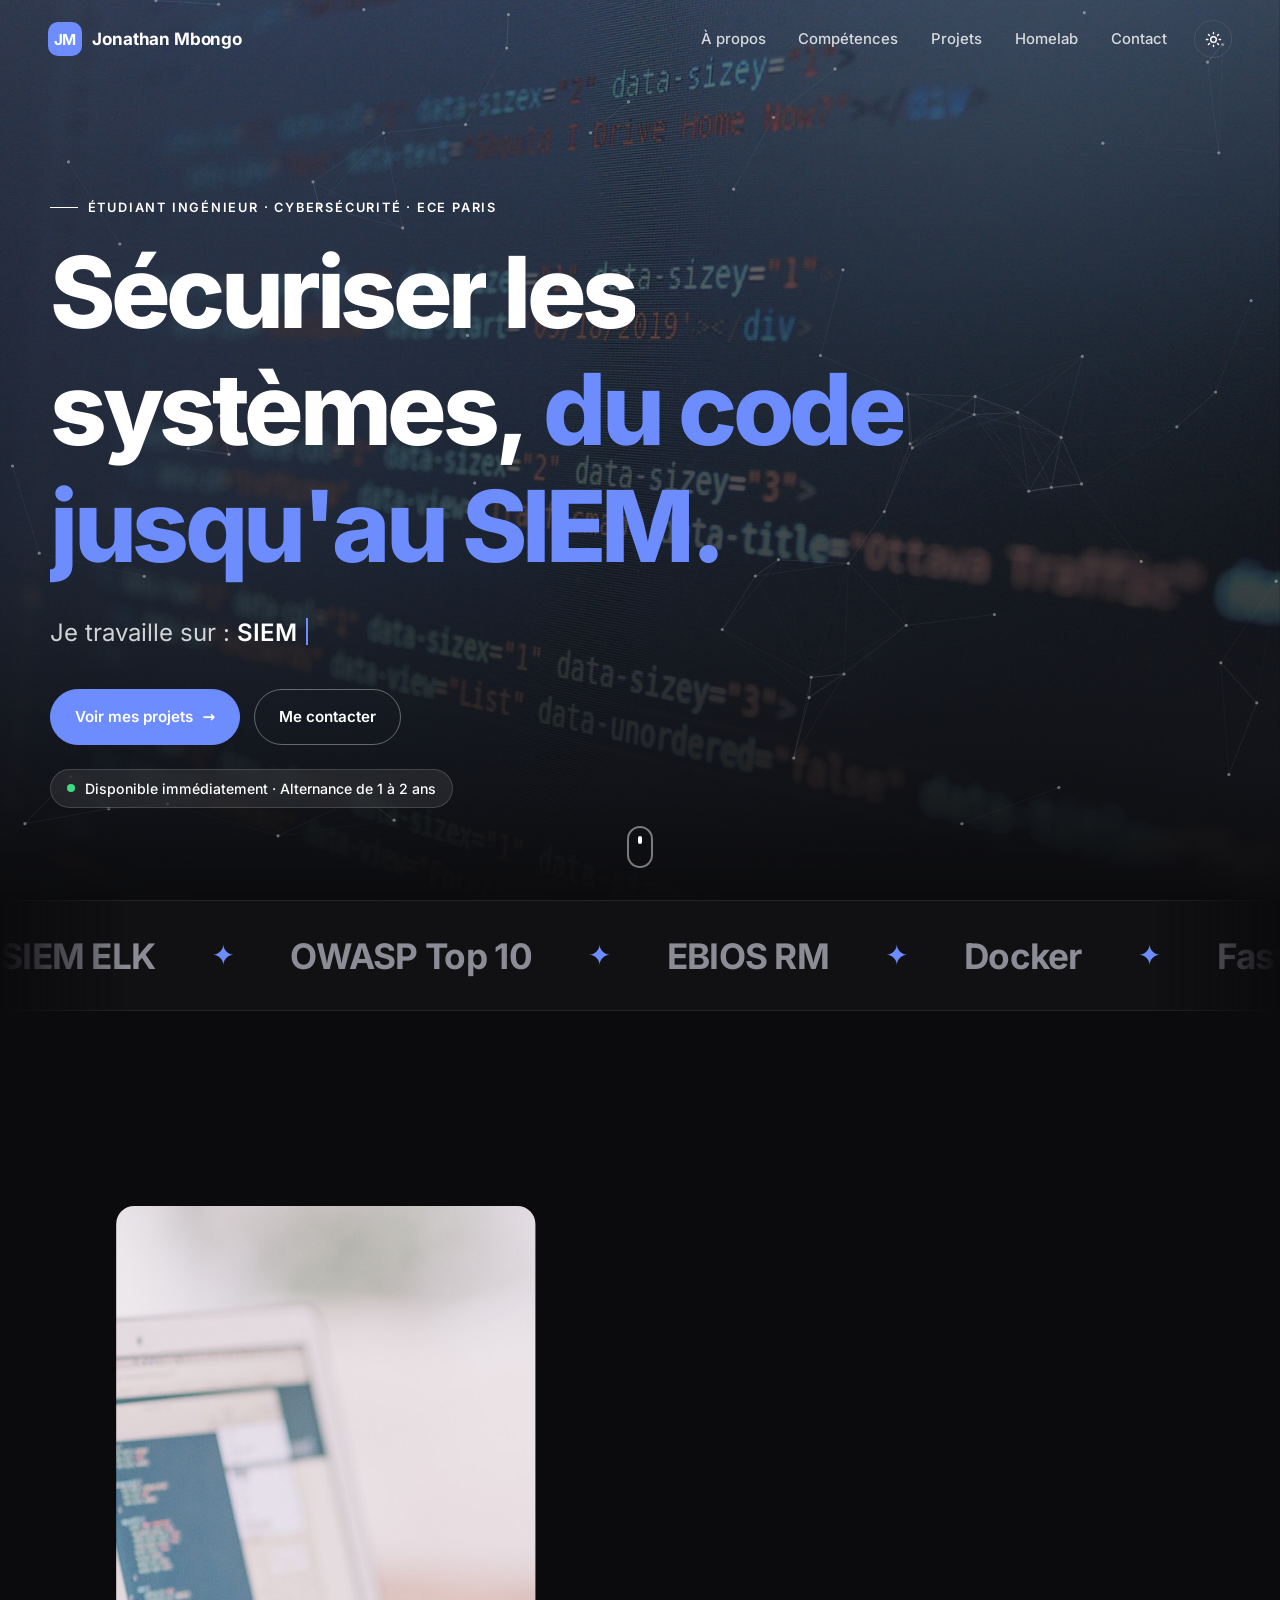
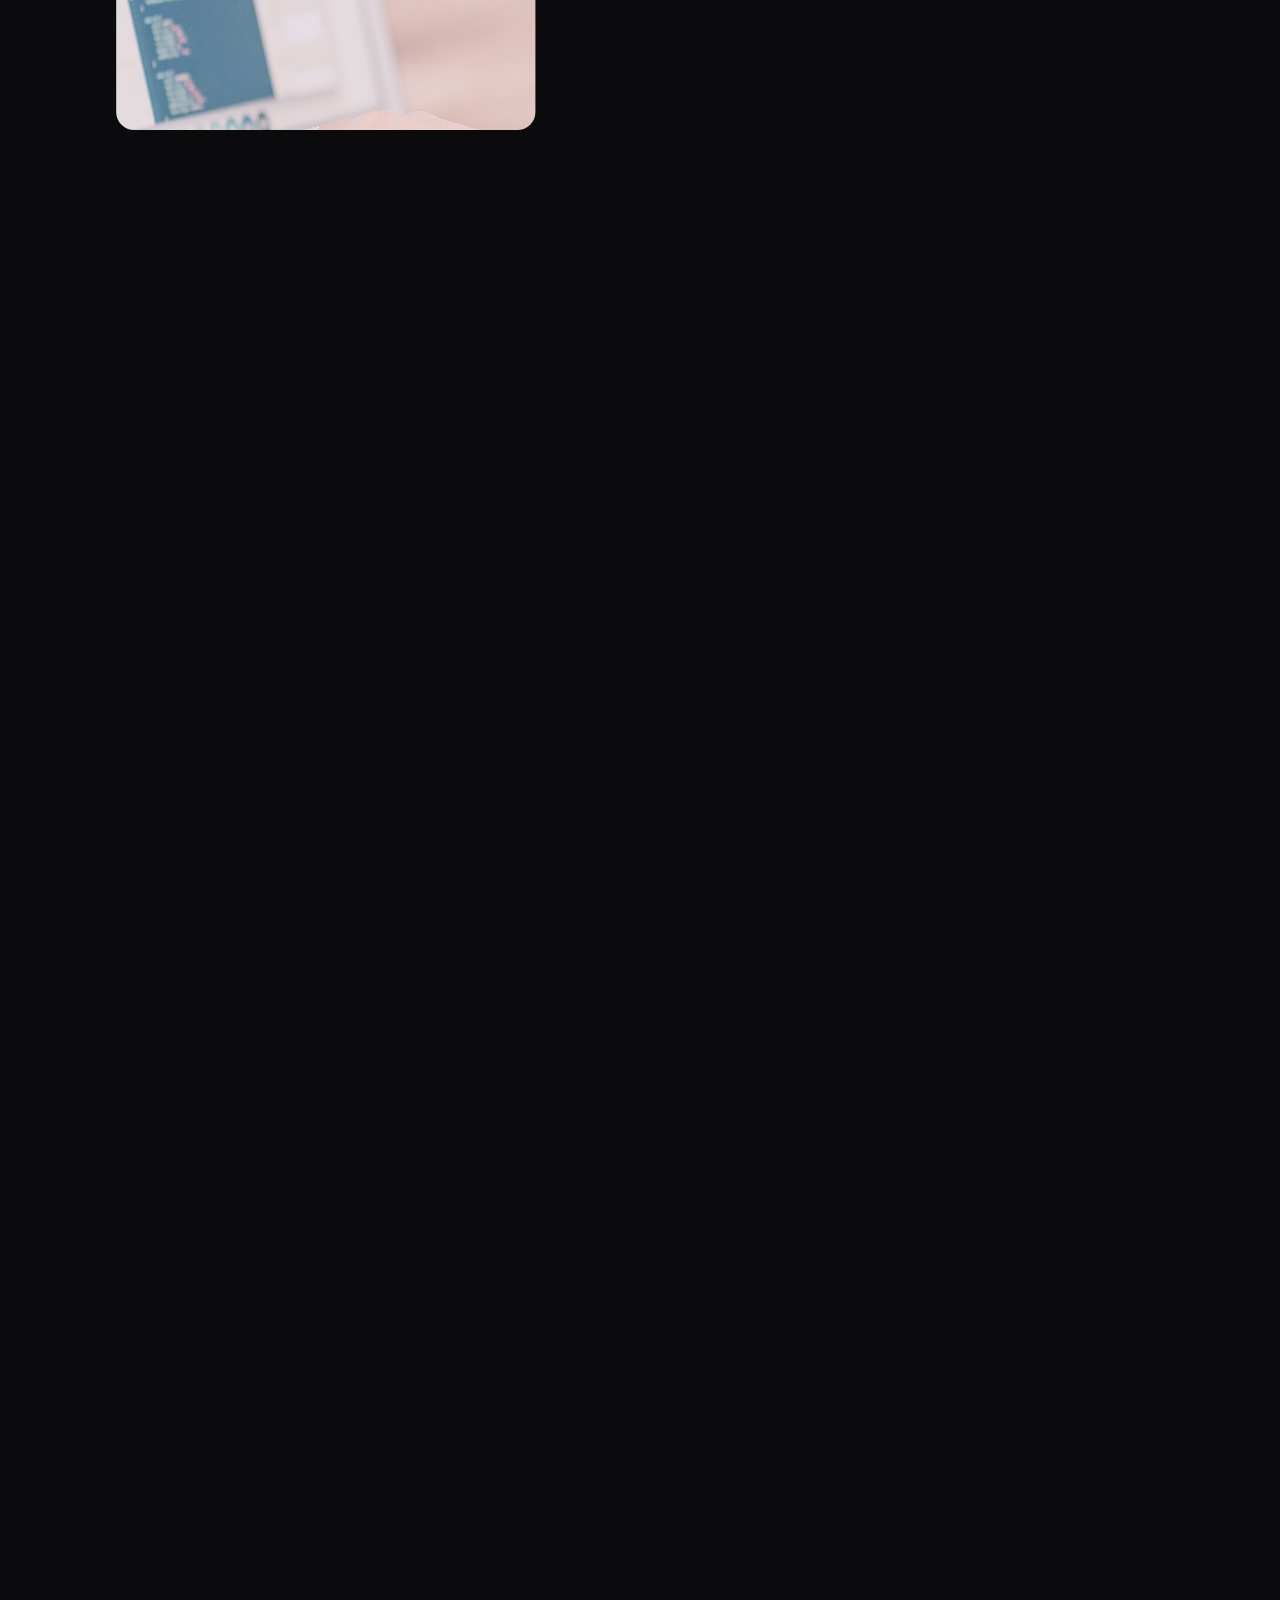
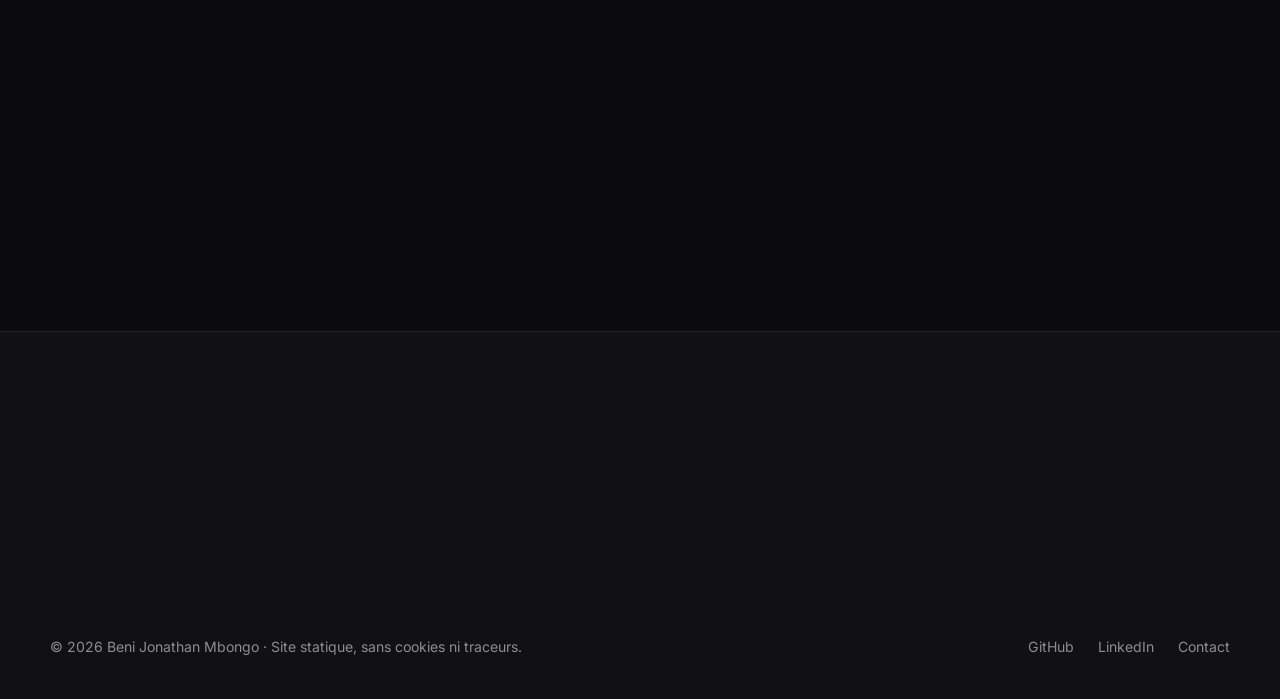
<file: index.html>
<!DOCTYPE html>
<html lang="fr" data-theme="sombre">
<head>
  <meta charset="UTF-8">
  <meta name="viewport" content="width=device-width, initial-scale=1.0">
  <!-- Politique de sécurité : seules les ressources du site lui-même sont autorisées -->
  <meta http-equiv="Content-Security-Policy" content="default-src 'self'; img-src 'self' data:; style-src 'self'; script-src 'self'; object-src 'none'; base-uri 'self'; form-action 'none'">
  <meta name="referrer" content="strict-origin-when-cross-origin">
  <meta name="description" content="Portfolio de Beni Jonathan Mbongo – étudiant ingénieur en cybersécurité à l'ECE Paris, à la recherche d'une alternance.">
  <title>Beni Jonathan Mbongo – Cybersécurité</title>
  <link rel="preload" href="assets/fonts/inter-latin.woff2" as="font" type="font/woff2" crossorigin>
  <link rel="stylesheet" href="style.css">
</head>
<body>
  <div class="progress" id="progress"></div>

  <header class="nav" id="nav">
    <a class="logo" href="index.html"><span class="logo-mark">JM</span>Jonathan Mbongo</a>
    <nav aria-label="Navigation principale">
      <a href="apropos.html">À propos</a>
      <a href="competences.html">Compétences</a>
      <a href="projets.html">Projets</a>
      <a href="homelab.html">Homelab</a>
      <a href="contact.html">Contact</a>
      <button id="theme-btn" class="theme-btn" type="button" aria-label="Basculer thème clair / sombre"><svg class="ico-sun" viewBox="0 0 24 24" fill="none" stroke="currentColor" stroke-width="2" stroke-linecap="round" stroke-linejoin="round" aria-hidden="true"><circle cx="12" cy="12" r="4"/><path d="M12 2v2M12 20v2M4.9 4.9l1.4 1.4M17.7 17.7l1.4 1.4M2 12h2M20 12h2M4.9 19.1l1.4-1.4M17.7 6.3l1.4-1.4"/></svg><svg class="ico-moon" viewBox="0 0 24 24" fill="none" stroke="currentColor" stroke-width="2" stroke-linecap="round" stroke-linejoin="round" aria-hidden="true"><path d="M21 12.8A9 9 0 1 1 11.2 3a7 7 0 0 0 9.8 9.8z"/></svg></button>
    </nav>
    <button id="menu-btn" class="menu-btn" type="button" aria-label="Menu" aria-expanded="false"><span></span><span></span></button>
  </header>

  <main>
<section class="hero">
      <img class="hero-media" src="assets/images/accueil/hero.jpg" alt="">
      <canvas id="network" aria-hidden="true"></canvas>
      <div class="container hero-content">
        <p class="eyebrow reveal">Étudiant ingénieur · Cybersécurité · ECE Paris</p>
        <h1 class="split-words">Sécuriser les systèmes, <span class="accent">du code jusqu'au SIEM.</span></h1>
        <p class="typed-line reveal">Je travaille sur : <span id="typed"></span><span class="caret"></span></p>
        <div class="actions reveal">
          <a class="btn primary" href="projets.html">Voir mes projets <span class="arrow">→</span></a>
          <a class="btn" href="contact.html">Me contacter</a>
        </div>
        <p class="available reveal">Disponible immédiatement · Alternance de 1 à 2 ans</p>
      </div>
      <div class="scroll-hint" aria-hidden="true"></div>
    </section>

    <div class="marquee" aria-hidden="true">
      <div class="marquee-track"><span>SIEM ELK</span><span>OWASP Top 10</span><span>EBIOS RM</span><span>Docker</span><span>FastAPI</span><span>Cisco</span><span>GitHub Actions</span><span>Wireshark</span><span>Linux</span><span>Python</span><span>SIEM ELK</span><span>OWASP Top 10</span><span>EBIOS RM</span><span>Docker</span><span>FastAPI</span><span>Cisco</span><span>GitHub Actions</span><span>Wireshark</span><span>Linux</span><span>Python</span></div>
    </div>

    <section class="section">
      <div class="container split">
        <div class="media-frame clip-reveal">
          <img data-parallax="0.12" src="assets/images/apropos/programmeur.jpg" alt="Développeur au travail sur son ordinateur" loading="lazy">
          <span class="media-tag">Massy, Île-de-France</span>
        </div>
        <div>
          <p class="eyebrow reveal">À propos</p>
          <h2 class="split-words">Polyvalent, entre code, données et infrastructure.</h2>
          <p class="lead reveal">Étudiant en 3ᵉ année de Bachelor Informatique à l'ECE Paris, spécialisé en cybersécurité. J'allie développement logiciel sécurisé, analyse de données et infrastructures, et je cherche une alternance en sécurité opérationnelle, gestion des vulnérabilités ou ingénierie système.</p>
          <div class="stats" data-stagger>
            <div class="stat"><strong data-count="projects">0</strong><span>projets réalisés</span></div>
            <div class="stat"><strong data-count="6">0</strong><span>certifications</span></div>
            <div class="stat"><strong data-count="3">0</strong><span>ans de formation</span></div>
          </div>
          <div class="actions reveal"><a class="link-arrow" href="apropos.html">En savoir plus <span>→</span></a></div>
        </div>
      </div>
    </section>

    <section class="section">
      <div class="container">
        <div class="section-head">
          <div>
            <p class="eyebrow reveal">Sélection</p>
            <h2 class="split-words">Projets à la une</h2>
          </div>
          <a class="link-arrow reveal" href="projets.html">Tous les projets <span>→</span></a>
        </div>
        <div id="featured-grid" class="grid"></div>
      </div>
    </section>

    <section class="section">
      <div class="container">
        <p class="eyebrow reveal">Explorer</p>
        <h2 class="split-words">Tout le reste</h2>
        <div class="tiles" data-stagger>
          <a class="tile" href="apropos.html"><img src="assets/images/apropos/bureau.jpg" alt="" loading="lazy"><div class="tile-body"><span class="tile-num">01</span><h3>À propos</h3><p>Mon parcours, de Brazzaville à l'ECE Paris.</p></div></a>
          <a class="tile" href="competences.html"><img src="assets/images/competences/macro-code.jpg" alt="" loading="lazy"><div class="tile-body"><span class="tile-num">02</span><h3>Compétences</h3><p>SOC, sécurité applicative, réseaux, dev.</p></div></a>
          <a class="tile" href="homelab.html"><img src="assets/images/homelab/raspberry-switch.jpg" alt="" loading="lazy"><div class="tile-body"><span class="tile-num">03</span><h3>Homelab</h3><p>Mon labo d'attaque et de défense.</p></div></a>
          <a class="tile" href="contact.html"><img src="assets/images/contact/cafe-telephone.jpg" alt="" loading="lazy"><div class="tile-body"><span class="tile-num">04</span><h3>Contact</h3><p>E-mail, téléphone, GitHub…</p></div></a>
        </div>
      </div>
    </section>
  </main>

  <footer class="footer">
    <div class="container">
      <div class="footer-cta">
        <p class="eyebrow reveal">Une alternance, une question sur un projet ?</p>
        <a class="footer-big reveal" href="contact.html">Parlons-en <span>→</span></a>
      </div>
      <div class="footer-bottom">
        <span>© <span id="year"></span> Beni Jonathan Mbongo · Site statique, sans cookies ni traceurs.</span>
        <div class="footer-links">
          <a href="https://github.com/Jonathan-MBP" target="_blank" rel="noopener noreferrer">GitHub</a>
          <a href="https://www.linkedin.com/in/beni-mbongo-pea-303453352/" target="_blank" rel="noopener noreferrer">LinkedIn</a>
          <a href="contact.html">Contact</a>
        </div>
      </div>
    </div>
  </footer>

  <dialog id="project-dialog" class="dialog">
    <button class="close" type="button" aria-label="Fermer">×</button>
    <div id="dialog-content"></div>
  </dialog>

  <script src="script.js"></script>
</body>
</html>
</file>
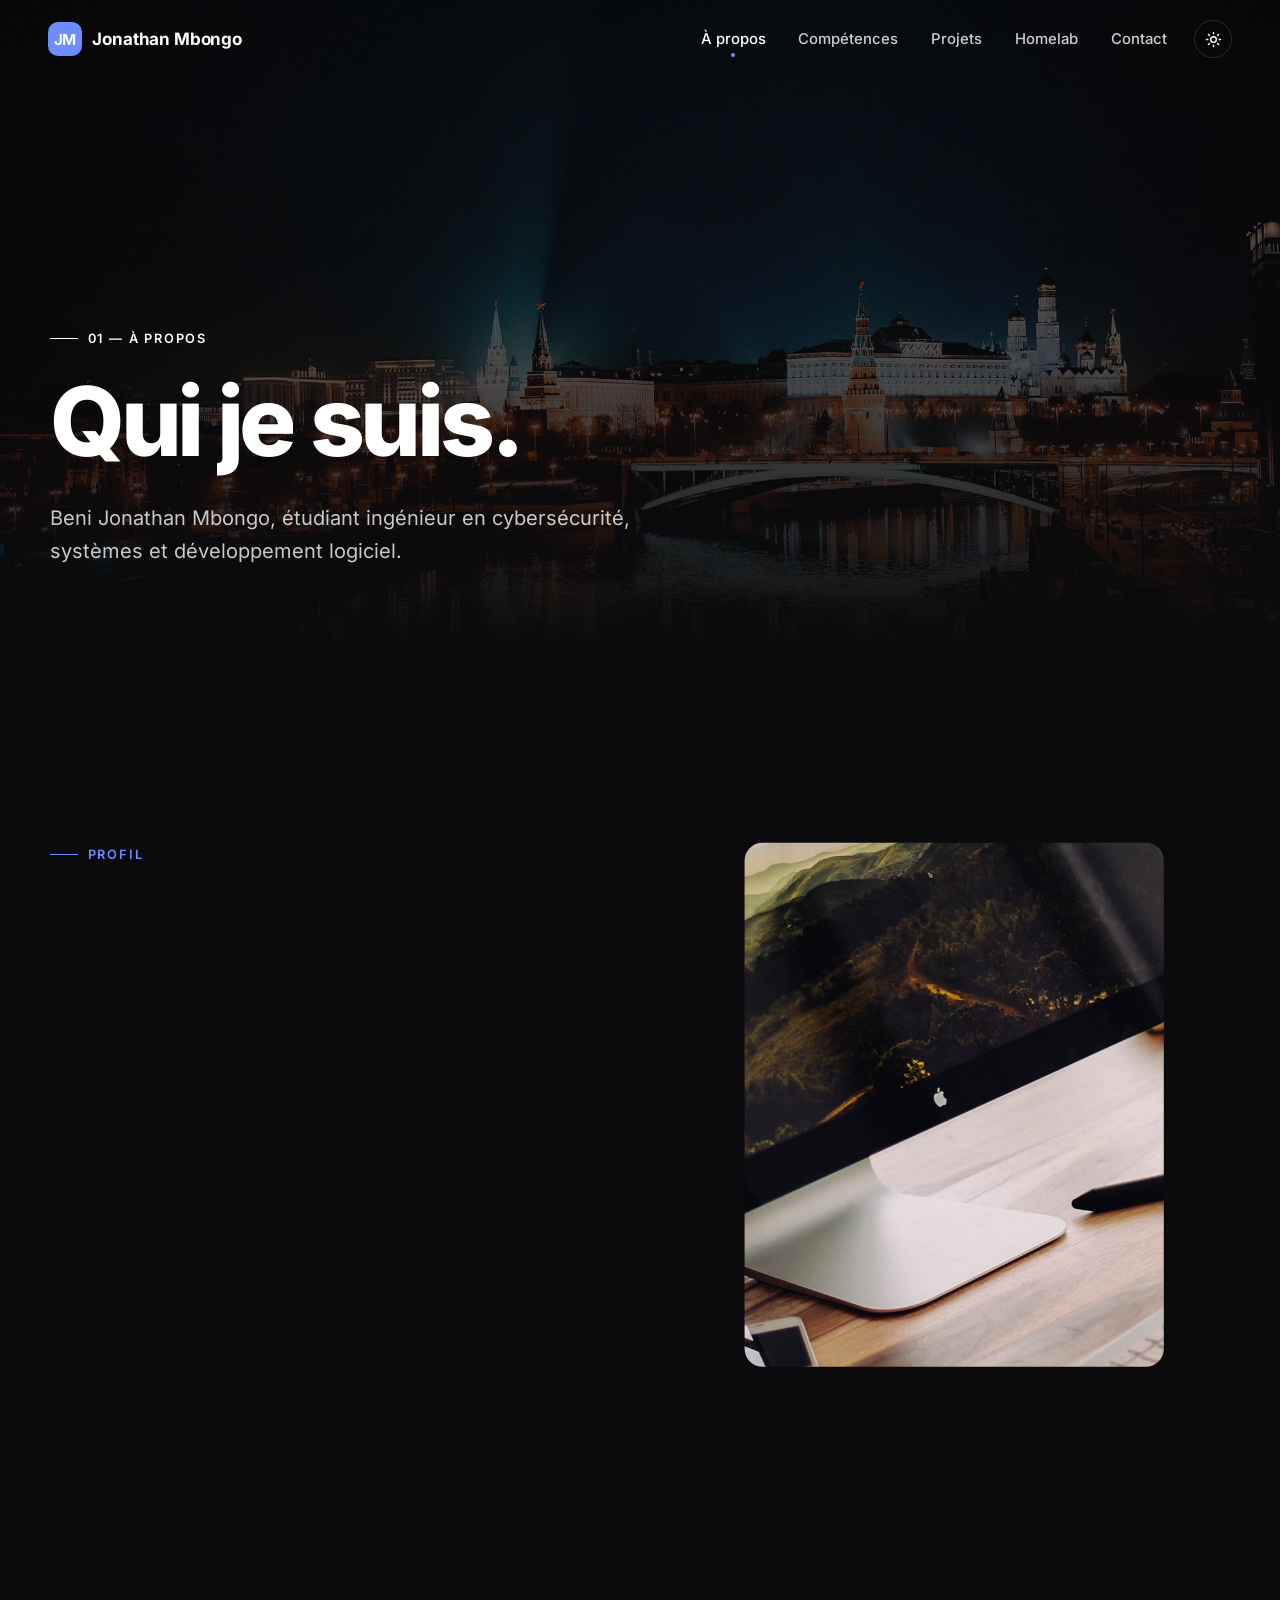
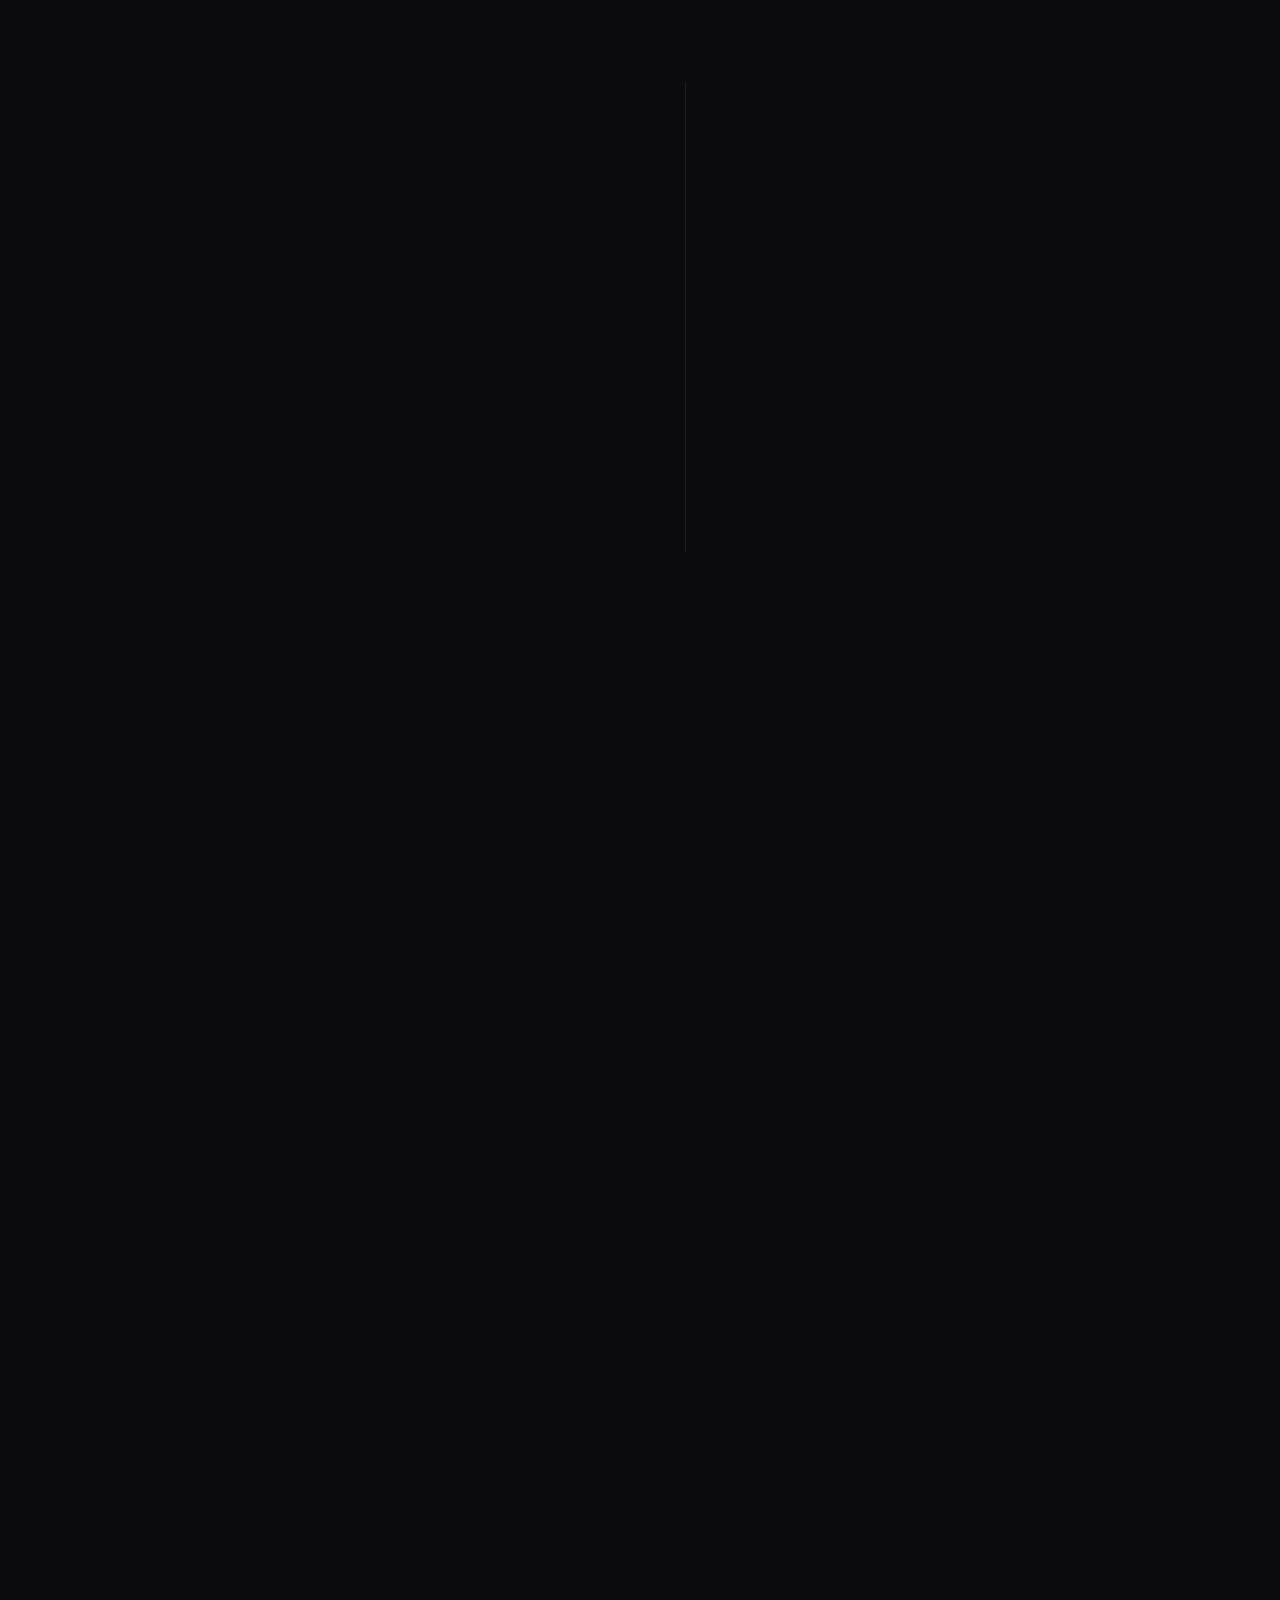
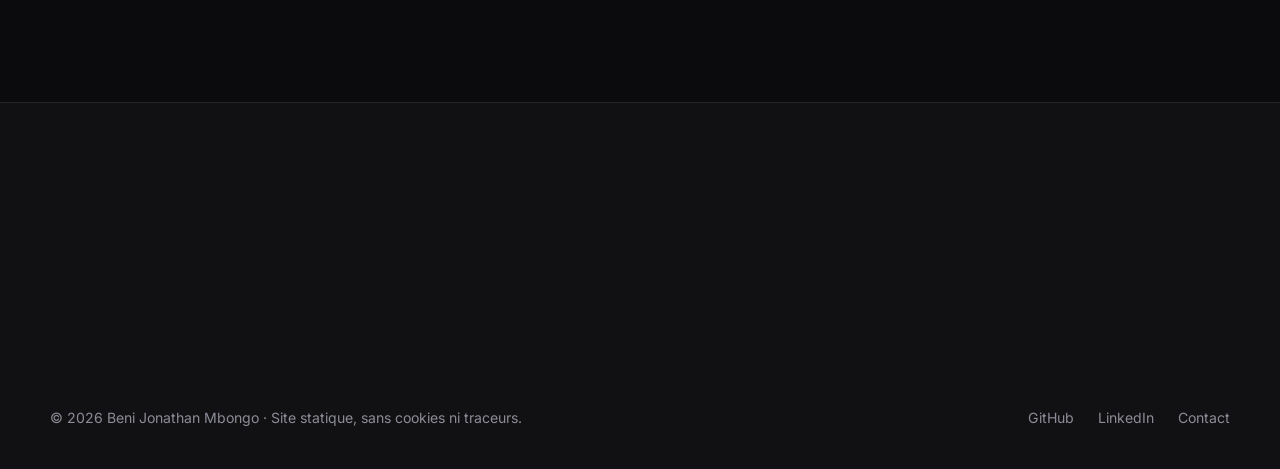
<file: apropos.html>
<!DOCTYPE html>
<html lang="fr" data-theme="sombre">
<head>
  <meta charset="UTF-8">
  <meta name="viewport" content="width=device-width, initial-scale=1.0">
  <!-- Politique de sécurité : seules les ressources du site lui-même sont autorisées -->
  <meta http-equiv="Content-Security-Policy" content="default-src 'self'; img-src 'self' data:; style-src 'self'; script-src 'self'; object-src 'none'; base-uri 'self'; form-action 'none'">
  <meta name="referrer" content="strict-origin-when-cross-origin">
  <meta name="description" content="Parcours de Beni Jonathan Mbongo, étudiant ingénieur en cybersécurité à l'ECE Paris.">
  <title>À propos – Beni Jonathan Mbongo</title>
  <link rel="preload" href="assets/fonts/inter-latin.woff2" as="font" type="font/woff2" crossorigin>
  <link rel="stylesheet" href="style.css">
</head>
<body>
  <div class="progress" id="progress"></div>

  <header class="nav" id="nav">
    <a class="logo" href="index.html"><span class="logo-mark">JM</span>Jonathan Mbongo</a>
    <nav aria-label="Navigation principale">
      <a href="apropos.html" aria-current="page">À propos</a>
      <a href="competences.html">Compétences</a>
      <a href="projets.html">Projets</a>
      <a href="homelab.html">Homelab</a>
      <a href="contact.html">Contact</a>
      <button id="theme-btn" class="theme-btn" type="button" aria-label="Basculer thème clair / sombre"><svg class="ico-sun" viewBox="0 0 24 24" fill="none" stroke="currentColor" stroke-width="2" stroke-linecap="round" stroke-linejoin="round" aria-hidden="true"><circle cx="12" cy="12" r="4"/><path d="M12 2v2M12 20v2M4.9 4.9l1.4 1.4M17.7 17.7l1.4 1.4M2 12h2M20 12h2M4.9 19.1l1.4-1.4M17.7 6.3l1.4-1.4"/></svg><svg class="ico-moon" viewBox="0 0 24 24" fill="none" stroke="currentColor" stroke-width="2" stroke-linecap="round" stroke-linejoin="round" aria-hidden="true"><path d="M21 12.8A9 9 0 1 1 11.2 3a7 7 0 0 0 9.8 9.8z"/></svg></button>
    </nav>
    <button id="menu-btn" class="menu-btn" type="button" aria-label="Menu" aria-expanded="false"><span></span><span></span></button>
  </header>

  <main>
<section class="page-hero">
      <img class="page-hero-img" data-parallax="0.25" src="assets/images/fond/ville-nuit.jpg" alt="">
      <div class="container">
        <p class="eyebrow reveal">01 — À propos</p>
        <h1 class="split-words">Qui je suis.</h1>
        <p class="lead reveal">Beni Jonathan Mbongo, étudiant ingénieur en cybersécurité, systèmes et développement logiciel.</p>
      </div>
    </section>

    <section class="section">
      <div class="container split">
        <div>
          <p class="eyebrow reveal">Profil</p>
          <h2 class="split-words">Passionné par la sécurité des systèmes d'information.</h2>
          <p class="lead reveal">Étudiant en 3ᵉ année de Bachelor Informatique à l'ECE Paris, spécialisé en cybersécurité. J'allie une solide compréhension du développement logiciel sécurisé (OWASP, RBAC, cryptographie), de l'analyse de données (ETL Python, FastAPI, SQLite/MongoDB) et des infrastructures (Linux, Docker, SIEM ELK, réseaux Cisco).</p>
          <p class="muted reveal">Mon parcours a commencé à Brazzaville, avec une licence en réseaux informatiques puis une formation au CFI CIRAS, avant de rejoindre l'ECE Paris en 2025.</p>
        </div>
        <div class="media-frame clip-reveal">
          <img data-parallax="0.12" src="assets/images/apropos/bureau.jpg" alt="Bureau avec ordinateur" loading="lazy">
          <span class="media-tag">Massy, Île-de-France</span>
        </div>
      </div>
    </section>

    <section class="section">
      <div class="container split">
        <div>
          <p class="eyebrow reveal">Formation</p>
          <h2 class="split-words">Mon parcours académique.</h2>
        </div>
        <ol class="timeline" data-stagger>
          <li><span class="when">Mars 2025 – aujourd'hui</span><strong>Bachelor Informatique – 3ᵉ année · ECE Paris</strong><p>Cybersécurité, développement logiciel, data &amp; IA, systèmes &amp; réseaux.</p></li>
          <li><span class="when">Sept. 2024 – Fév. 2025</span><strong>CFI CIRAS – Centre de Formation en Informatique</strong><p>Brazzaville, Congo · Bases de données relationnelles, programmation C++, réseaux Cisco.</p></li>
          <li><span class="when">Déc. 2023 – Sept. 2024</span><strong>Licence 1 – Réseaux informatiques</strong><p>Institut de Management de Brazzaville · Architecture des ordinateurs, télécoms, mathématiques.</p></li>
        </ol>
      </div>
    </section>

    <section class="section tight">
      <div class="container">
        <p class="eyebrow reveal">Langues</p>
        <div class="contact-grid" data-stagger>
          <div class="contact-card"><div class="panel-icon"><svg viewBox="0 0 24 24" fill="none" stroke="currentColor" stroke-width="2" stroke-linecap="round" stroke-linejoin="round" aria-hidden="true"><circle cx="12" cy="12" r="10"/><path d="M2 12h20M12 2a15 15 0 0 1 0 20M12 2a15 15 0 0 0 0 20"/></svg></div><span class="contact-label">Français</span><span class="contact-value">Langue maternelle</span></div>
          <div class="contact-card"><div class="panel-icon"><svg viewBox="0 0 24 24" fill="none" stroke="currentColor" stroke-width="2" stroke-linecap="round" stroke-linejoin="round" aria-hidden="true"><circle cx="12" cy="12" r="10"/><path d="M2 12h20M12 2a15 15 0 0 1 0 20M12 2a15 15 0 0 0 0 20"/></svg></div><span class="contact-label">Anglais</span><span class="contact-value">B1 · opérationnel technique</span><span class="cert-date">En progression continue</span></div>
        </div>
      </div>
    </section>

    <section class="section">
      <div class="container">
        <div class="panel reveal">
          <p class="eyebrow">Ce que je cherche</p>
          <h2>Une alternance de 1 à 2 ans.</h2>
          <p class="lead">En sécurité opérationnelle, gestion des vulnérabilités ou ingénierie système, pour m'investir sur des projets d'envergure. Disponible immédiatement, basé à Massy (Île-de-France).</p>
          <div class="actions">
            <a class="btn primary" href="contact.html">Me contacter <span class="arrow">→</span></a>
            <a class="btn" href="projets.html">Voir mes projets</a>
          </div>
        </div>
      </div>
    </section>
  </main>

  <footer class="footer">
    <div class="container">
      <div class="footer-cta">
        <p class="eyebrow reveal">Une alternance, une question sur un projet ?</p>
        <a class="footer-big reveal" href="contact.html">Parlons-en <span>→</span></a>
      </div>
      <div class="footer-bottom">
        <span>© <span id="year"></span> Beni Jonathan Mbongo · Site statique, sans cookies ni traceurs.</span>
        <div class="footer-links">
          <a href="https://github.com/Jonathan-MBP" target="_blank" rel="noopener noreferrer">GitHub</a>
          <a href="https://www.linkedin.com/in/beni-mbongo-pea-303453352/" target="_blank" rel="noopener noreferrer">LinkedIn</a>
          <a href="contact.html">Contact</a>
        </div>
      </div>
    </div>
  </footer>

  <script src="script.js"></script>
</body>
</html>
</file>
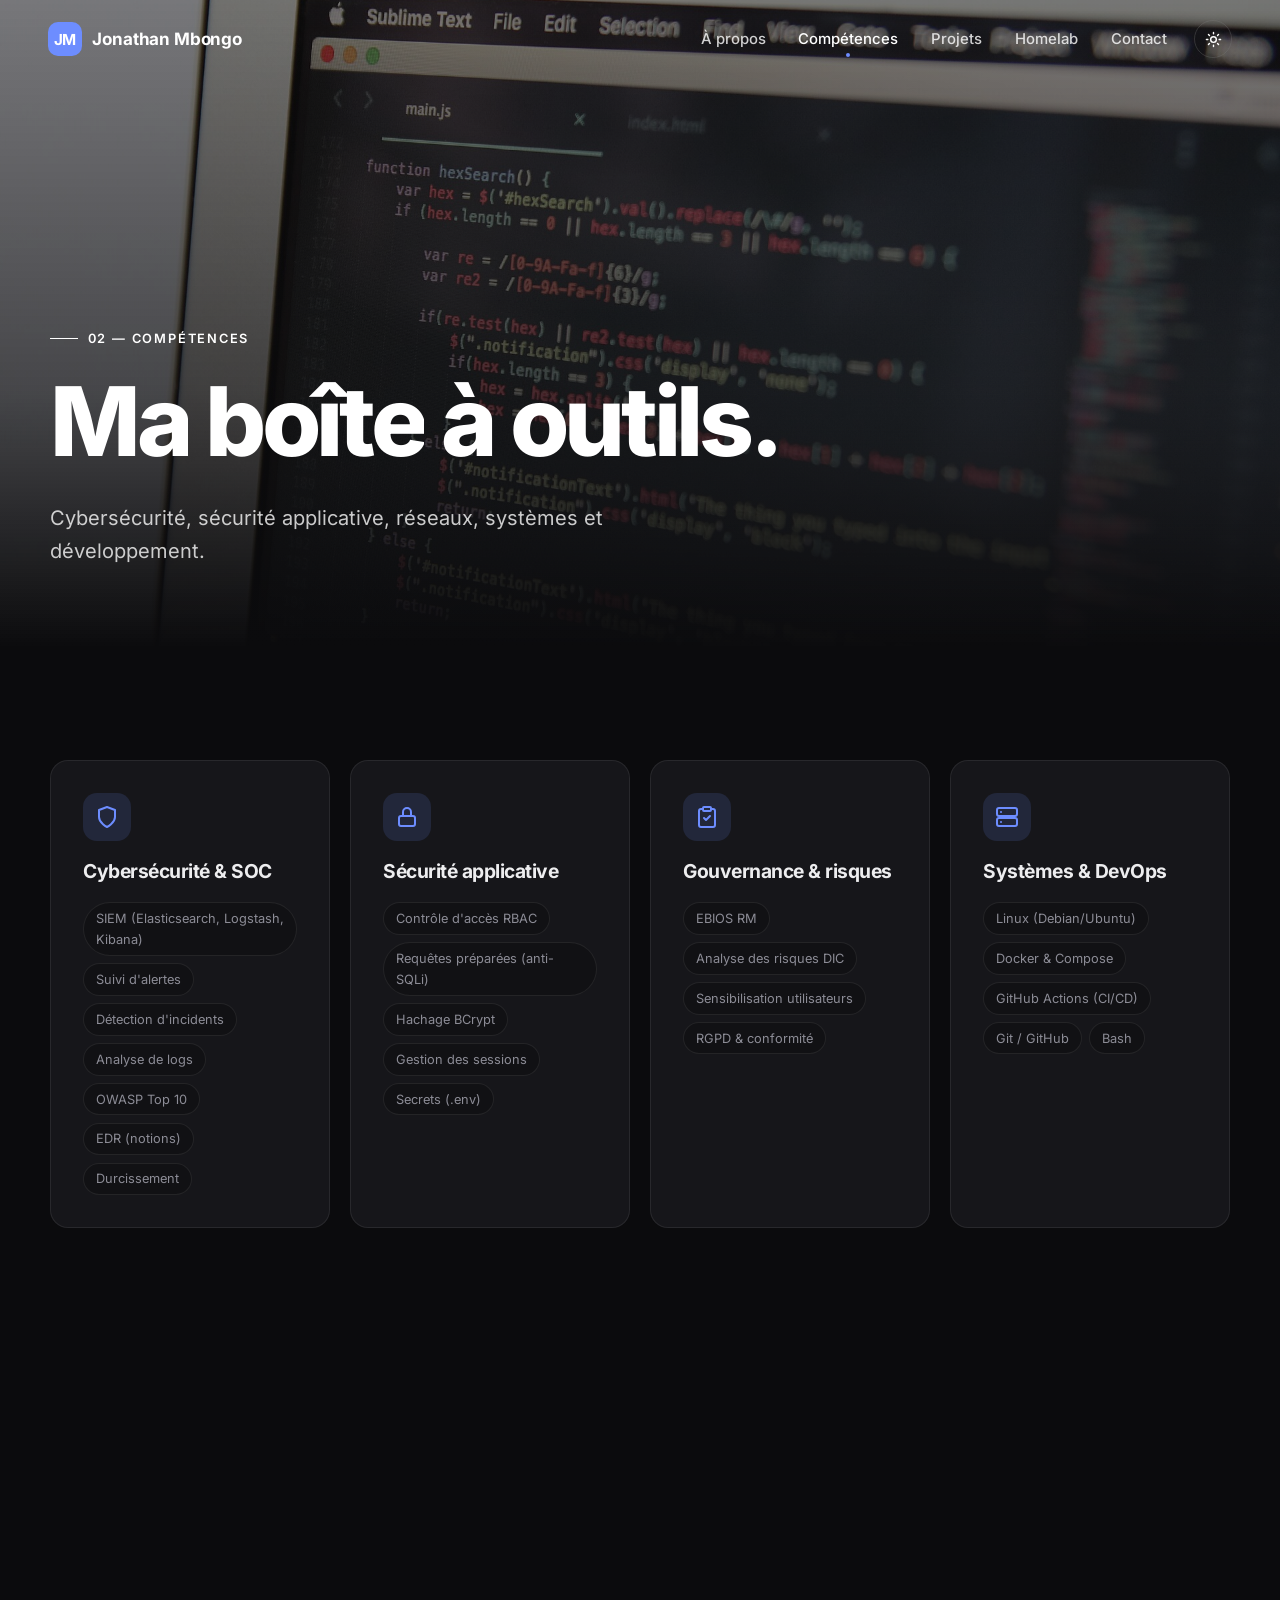
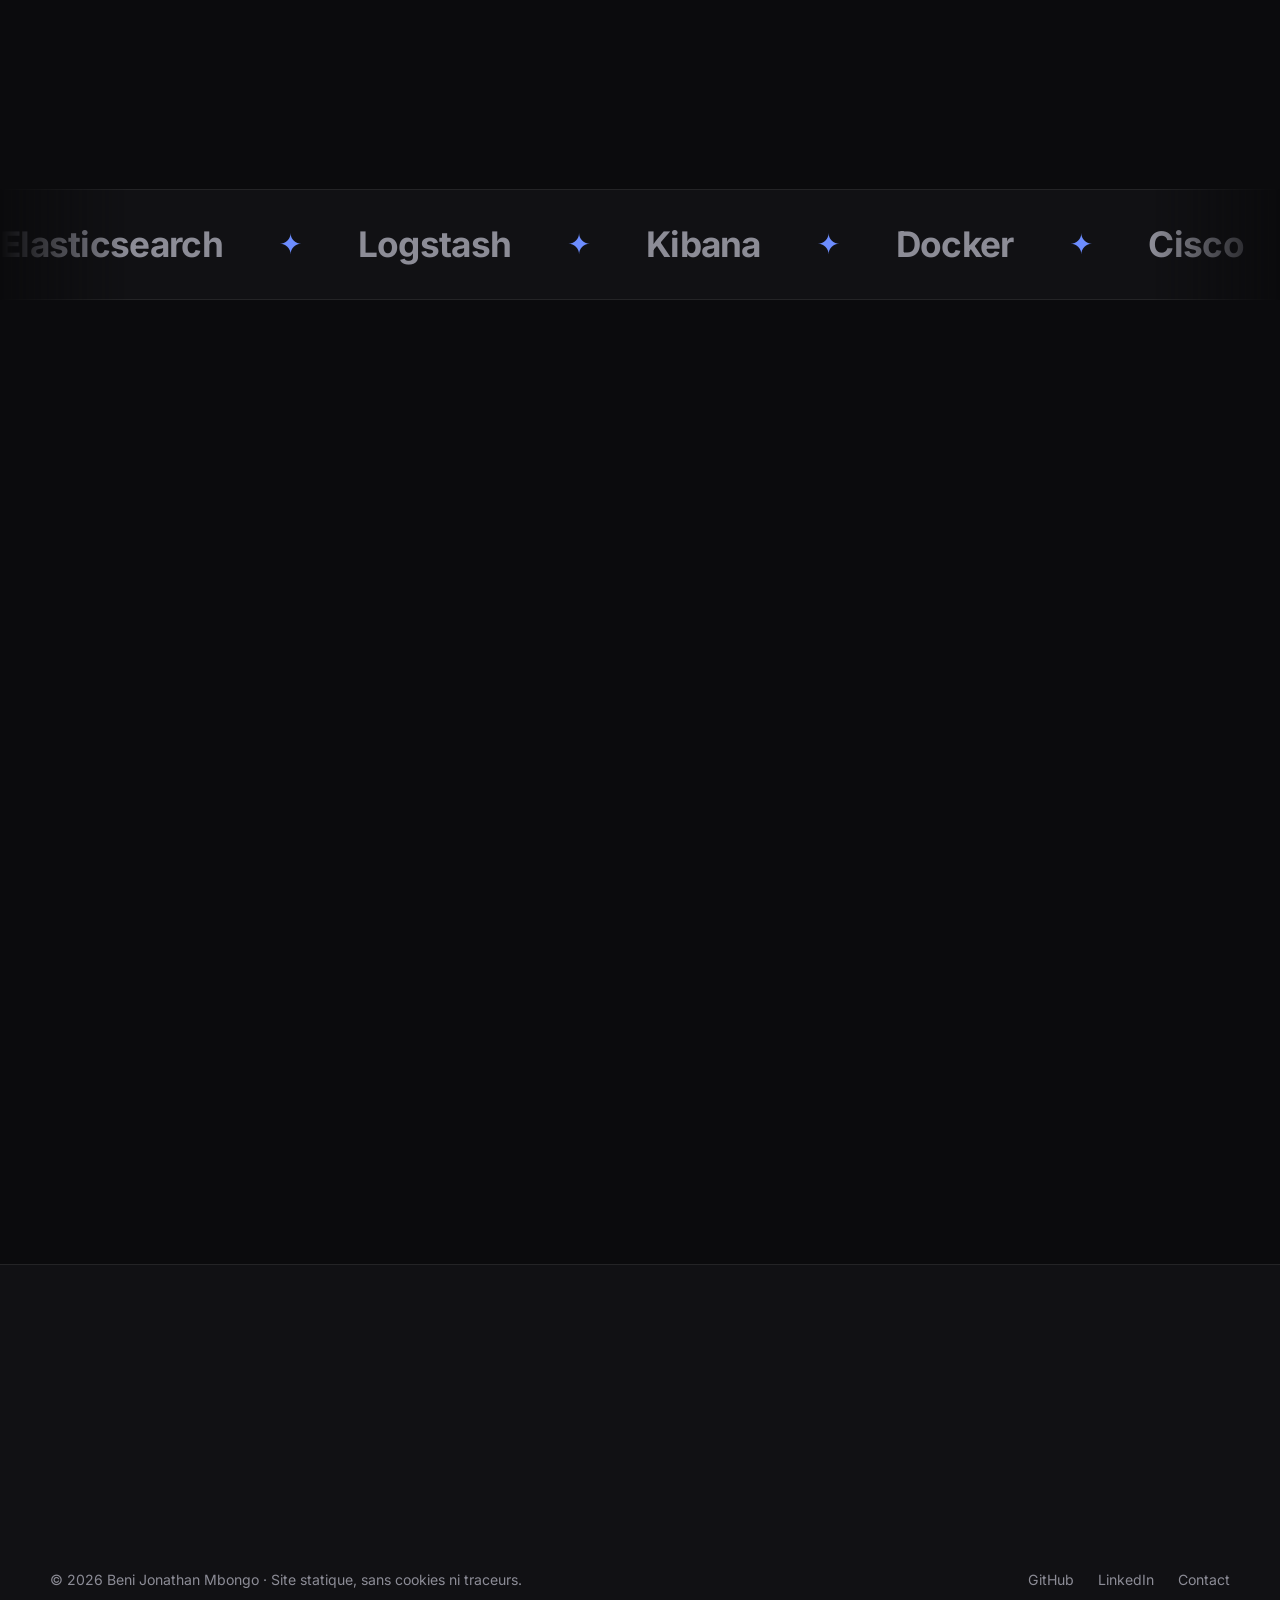
<file: competences.html>
<!DOCTYPE html>
<html lang="fr" data-theme="sombre">
<head>
  <meta charset="UTF-8">
  <meta name="viewport" content="width=device-width, initial-scale=1.0">
  <!-- Politique de sécurité : seules les ressources du site lui-même sont autorisées -->
  <meta http-equiv="Content-Security-Policy" content="default-src 'self'; img-src 'self' data:; style-src 'self'; script-src 'self'; object-src 'none'; base-uri 'self'; form-action 'none'">
  <meta name="referrer" content="strict-origin-when-cross-origin">
  <meta name="description" content="Compétences techniques et certifications de Beni Jonathan Mbongo.">
  <title>Compétences – Beni Jonathan Mbongo</title>
  <link rel="preload" href="assets/fonts/inter-latin.woff2" as="font" type="font/woff2" crossorigin>
  <link rel="stylesheet" href="style.css">
</head>
<body>
  <div class="progress" id="progress"></div>

  <header class="nav" id="nav">
    <a class="logo" href="index.html"><span class="logo-mark">JM</span>Jonathan Mbongo</a>
    <nav aria-label="Navigation principale">
      <a href="apropos.html">À propos</a>
      <a href="competences.html" aria-current="page">Compétences</a>
      <a href="projets.html">Projets</a>
      <a href="homelab.html">Homelab</a>
      <a href="contact.html">Contact</a>
      <button id="theme-btn" class="theme-btn" type="button" aria-label="Basculer thème clair / sombre"><svg class="ico-sun" viewBox="0 0 24 24" fill="none" stroke="currentColor" stroke-width="2" stroke-linecap="round" stroke-linejoin="round" aria-hidden="true"><circle cx="12" cy="12" r="4"/><path d="M12 2v2M12 20v2M4.9 4.9l1.4 1.4M17.7 17.7l1.4 1.4M2 12h2M20 12h2M4.9 19.1l1.4-1.4M17.7 6.3l1.4-1.4"/></svg><svg class="ico-moon" viewBox="0 0 24 24" fill="none" stroke="currentColor" stroke-width="2" stroke-linecap="round" stroke-linejoin="round" aria-hidden="true"><path d="M21 12.8A9 9 0 1 1 11.2 3a7 7 0 0 0 9.8 9.8z"/></svg></button>
    </nav>
    <button id="menu-btn" class="menu-btn" type="button" aria-label="Menu" aria-expanded="false"><span></span><span></span></button>
  </header>

  <main>
<section class="page-hero">
      <img class="page-hero-img" data-parallax="0.25" src="assets/images/competences/macro-code.jpg" alt="">
      <div class="container">
        <p class="eyebrow reveal">02 — Compétences</p>
        <h1 class="split-words">Ma boîte à outils.</h1>
        <p class="lead reveal">Cybersécurité, sécurité applicative, réseaux, systèmes et développement.</p>
      </div>
    </section>

    <section class="section">
      <div class="container">
        <div class="skill-groups" data-stagger>
          <div class="panel">
            <div class="panel-icon"><svg viewBox="0 0 24 24" fill="none" stroke="currentColor" stroke-width="2" stroke-linecap="round" stroke-linejoin="round" aria-hidden="true"><path d="M12 22s8-4 8-10V5l-8-3-8 3v7c0 6 8 10 8 10z"/></svg></div>
            <h3>Cybersécurité &amp; SOC</h3>
            <ul class="tags"><li>SIEM (Elasticsearch, Logstash, Kibana)</li><li>Suivi d'alertes</li><li>Détection d'incidents</li><li>Analyse de logs</li><li>OWASP Top 10</li><li>EDR (notions)</li><li>Durcissement</li></ul>
          </div>
          <div class="panel">
            <div class="panel-icon"><svg viewBox="0 0 24 24" fill="none" stroke="currentColor" stroke-width="2" stroke-linecap="round" stroke-linejoin="round" aria-hidden="true"><rect x="4" y="11" width="16" height="10" rx="2"/><path d="M8 11V7a4 4 0 0 1 8 0v4"/></svg></div>
            <h3>Sécurité applicative</h3>
            <ul class="tags"><li>Contrôle d'accès RBAC</li><li>Requêtes préparées (anti-SQLi)</li><li>Hachage BCrypt</li><li>Gestion des sessions</li><li>Secrets (.env)</li></ul>
          </div>
          <div class="panel">
            <div class="panel-icon"><svg viewBox="0 0 24 24" fill="none" stroke="currentColor" stroke-width="2" stroke-linecap="round" stroke-linejoin="round" aria-hidden="true"><rect x="8" y="2" width="8" height="4" rx="1"/><path d="M16 4h2a2 2 0 0 1 2 2v14a2 2 0 0 1-2 2H6a2 2 0 0 1-2-2V6a2 2 0 0 1 2-2h2M9 13l2 2 4-4"/></svg></div>
            <h3>Gouvernance &amp; risques</h3>
            <ul class="tags"><li>EBIOS RM</li><li>Analyse des risques DIC</li><li>Sensibilisation utilisateurs</li><li>RGPD &amp; conformité</li></ul>
          </div>
          <div class="panel">
            <div class="panel-icon"><svg viewBox="0 0 24 24" fill="none" stroke="currentColor" stroke-width="2" stroke-linecap="round" stroke-linejoin="round" aria-hidden="true"><rect x="2" y="3" width="20" height="8" rx="2"/><rect x="2" y="13" width="20" height="8" rx="2"/><path d="M6 7h.01M6 17h.01"/></svg></div>
            <h3>Systèmes &amp; DevOps</h3>
            <ul class="tags"><li>Linux (Debian/Ubuntu)</li><li>Docker &amp; Compose</li><li>GitHub Actions (CI/CD)</li><li>Git / GitHub</li><li>Bash</li></ul>
          </div>
          <div class="panel">
            <div class="panel-icon"><svg viewBox="0 0 24 24" fill="none" stroke="currentColor" stroke-width="2" stroke-linecap="round" stroke-linejoin="round" aria-hidden="true"><rect x="9" y="2" width="6" height="6" rx="1"/><rect x="2" y="16" width="6" height="6" rx="1"/><rect x="16" y="16" width="6" height="6" rx="1"/><path d="M12 8v4M5 16v-2h14v2"/></svg></div>
            <h3>Réseaux &amp; protocoles</h3>
            <ul class="tags"><li>TCP/IP</li><li>VLAN</li><li>Routage</li><li>DNS</li><li>DHCP</li><li>Filtrage firewall / ACL</li><li>Cisco Packet Tracer</li><li>Wireshark</li><li>AWS Cloud</li></ul>
          </div>
          <div class="panel">
            <div class="panel-icon"><svg viewBox="0 0 24 24" fill="none" stroke="currentColor" stroke-width="2" stroke-linecap="round" stroke-linejoin="round" aria-hidden="true"><path d="m16 18 6-6-6-6M8 6l-6 6 6 6"/></svg></div>
            <h3>Langages &amp; frameworks</h3>
            <ul class="tags"><li>Python (FastAPI, Pandas)</li><li>PHP (PDO)</li><li>Node.js (Express)</li><li>Java (JavaFX)</li><li>C (C99)</li><li>C++</li><li>SQL</li><li>HTML5 / CSS3</li></ul>
          </div>
          <div class="panel">
            <div class="panel-icon"><svg viewBox="0 0 24 24" fill="none" stroke="currentColor" stroke-width="2" stroke-linecap="round" stroke-linejoin="round" aria-hidden="true"><ellipse cx="12" cy="5" rx="8" ry="3"/><path d="M4 5v14c0 1.7 3.6 3 8 3s8-1.3 8-3V5M4 12c0 1.7 3.6 3 8 3s8-1.3 8-3"/></svg></div>
            <h3>Bases de données</h3>
            <ul class="tags"><li>MySQL / MariaDB</li><li>SQLite3</li><li>MongoDB (NoSQL)</li><li>Modélisation relationnelle</li><li>Sauvegardes asynchrones</li></ul>
          </div>
        </div>
      </div>
    </section>

    <div class="marquee" aria-hidden="true">
      <div class="marquee-track"><span>Elasticsearch</span><span>Logstash</span><span>Kibana</span><span>Docker</span><span>Cisco</span><span>AWS</span><span>FastAPI</span><span>MongoDB</span><span>Wireshark</span><span>Bash</span><span>Elasticsearch</span><span>Logstash</span><span>Kibana</span><span>Docker</span><span>Cisco</span><span>AWS</span><span>FastAPI</span><span>MongoDB</span><span>Wireshark</span><span>Bash</span></div>
    </div>

    <section class="section">
      <div class="container">
        <div class="section-head">
          <div>
            <p class="eyebrow reveal">Certifications officielles</p>
            <h2 class="split-words">6 certifications reconnues.</h2>
          </div>
          <p class="muted reveal">Réseaux (Cisco), cloud (AWS) et intelligence artificielle (DataScientest / Liora).</p>
        </div>
        <div class="contact-grid" data-stagger>
          <div class="contact-card"><div class="panel-icon"><svg viewBox="0 0 24 24" fill="none" stroke="currentColor" stroke-width="2" stroke-linecap="round" stroke-linejoin="round" aria-hidden="true"><circle cx="12" cy="8" r="6"/><path d="M8.2 13.4 7 22l5-3 5 3-1.2-8.6"/></svg></div><span class="contact-label">Cisco Networking Academy</span><span class="contact-value">Networking Devices and Initial Configuration</span><span class="cert-date">Nov. 2026 · Badge Credly</span></div>
          <div class="contact-card"><div class="panel-icon"><svg viewBox="0 0 24 24" fill="none" stroke="currentColor" stroke-width="2" stroke-linecap="round" stroke-linejoin="round" aria-hidden="true"><circle cx="12" cy="8" r="6"/><path d="M8.2 13.4 7 22l5-3 5 3-1.2-8.6"/></svg></div><span class="contact-label">Cisco Networking Academy</span><span class="contact-value">Networking Basics</span><span class="cert-date">Nov. 2026 · Badge Credly</span></div>
          <div class="contact-card"><div class="panel-icon"><svg viewBox="0 0 24 24" fill="none" stroke="currentColor" stroke-width="2" stroke-linecap="round" stroke-linejoin="round" aria-hidden="true"><circle cx="12" cy="8" r="6"/><path d="M8.2 13.4 7 22l5-3 5 3-1.2-8.6"/></svg></div><span class="contact-label">Liora / DataScientest</span><span class="contact-value">Final Exam — AI &amp; GenAI, niveau 2</span><span class="cert-date">Mars 2026</span></div>
          <div class="contact-card"><div class="panel-icon"><svg viewBox="0 0 24 24" fill="none" stroke="currentColor" stroke-width="2" stroke-linecap="round" stroke-linejoin="round" aria-hidden="true"><circle cx="12" cy="8" r="6"/><path d="M8.2 13.4 7 22l5-3 5 3-1.2-8.6"/></svg></div><span class="contact-label">Amazon Web Services</span><span class="contact-value">AWS Academy Graduate — Cloud Foundations</span><span class="cert-date">Déc. 2025</span></div>
          <div class="contact-card"><div class="panel-icon"><svg viewBox="0 0 24 24" fill="none" stroke="currentColor" stroke-width="2" stroke-linecap="round" stroke-linejoin="round" aria-hidden="true"><circle cx="12" cy="8" r="6"/><path d="M8.2 13.4 7 22l5-3 5 3-1.2-8.6"/></svg></div><span class="contact-label">DataScientest</span><span class="contact-value">IA &amp; GenAI : Prompt Engineering, niveau 1</span><span class="cert-date">Déc. 2025</span></div>
          <div class="contact-card"><div class="panel-icon"><svg viewBox="0 0 24 24" fill="none" stroke="currentColor" stroke-width="2" stroke-linecap="round" stroke-linejoin="round" aria-hidden="true"><circle cx="12" cy="8" r="6"/><path d="M8.2 13.4 7 22l5-3 5 3-1.2-8.6"/></svg></div><span class="contact-label">DataScientest</span><span class="contact-value">Programming, niveau 1</span><span class="cert-date">Oct. 2025</span></div>
        </div>
      </div>
    </section>
  </main>

  <footer class="footer">
    <div class="container">
      <div class="footer-cta">
        <p class="eyebrow reveal">Une alternance, une question sur un projet ?</p>
        <a class="footer-big reveal" href="contact.html">Parlons-en <span>→</span></a>
      </div>
      <div class="footer-bottom">
        <span>© <span id="year"></span> Beni Jonathan Mbongo · Site statique, sans cookies ni traceurs.</span>
        <div class="footer-links">
          <a href="https://github.com/Jonathan-MBP" target="_blank" rel="noopener noreferrer">GitHub</a>
          <a href="https://www.linkedin.com/in/beni-mbongo-pea-303453352/" target="_blank" rel="noopener noreferrer">LinkedIn</a>
          <a href="contact.html">Contact</a>
        </div>
      </div>
    </div>
  </footer>

  <script src="script.js"></script>
</body>
</html>
</file>
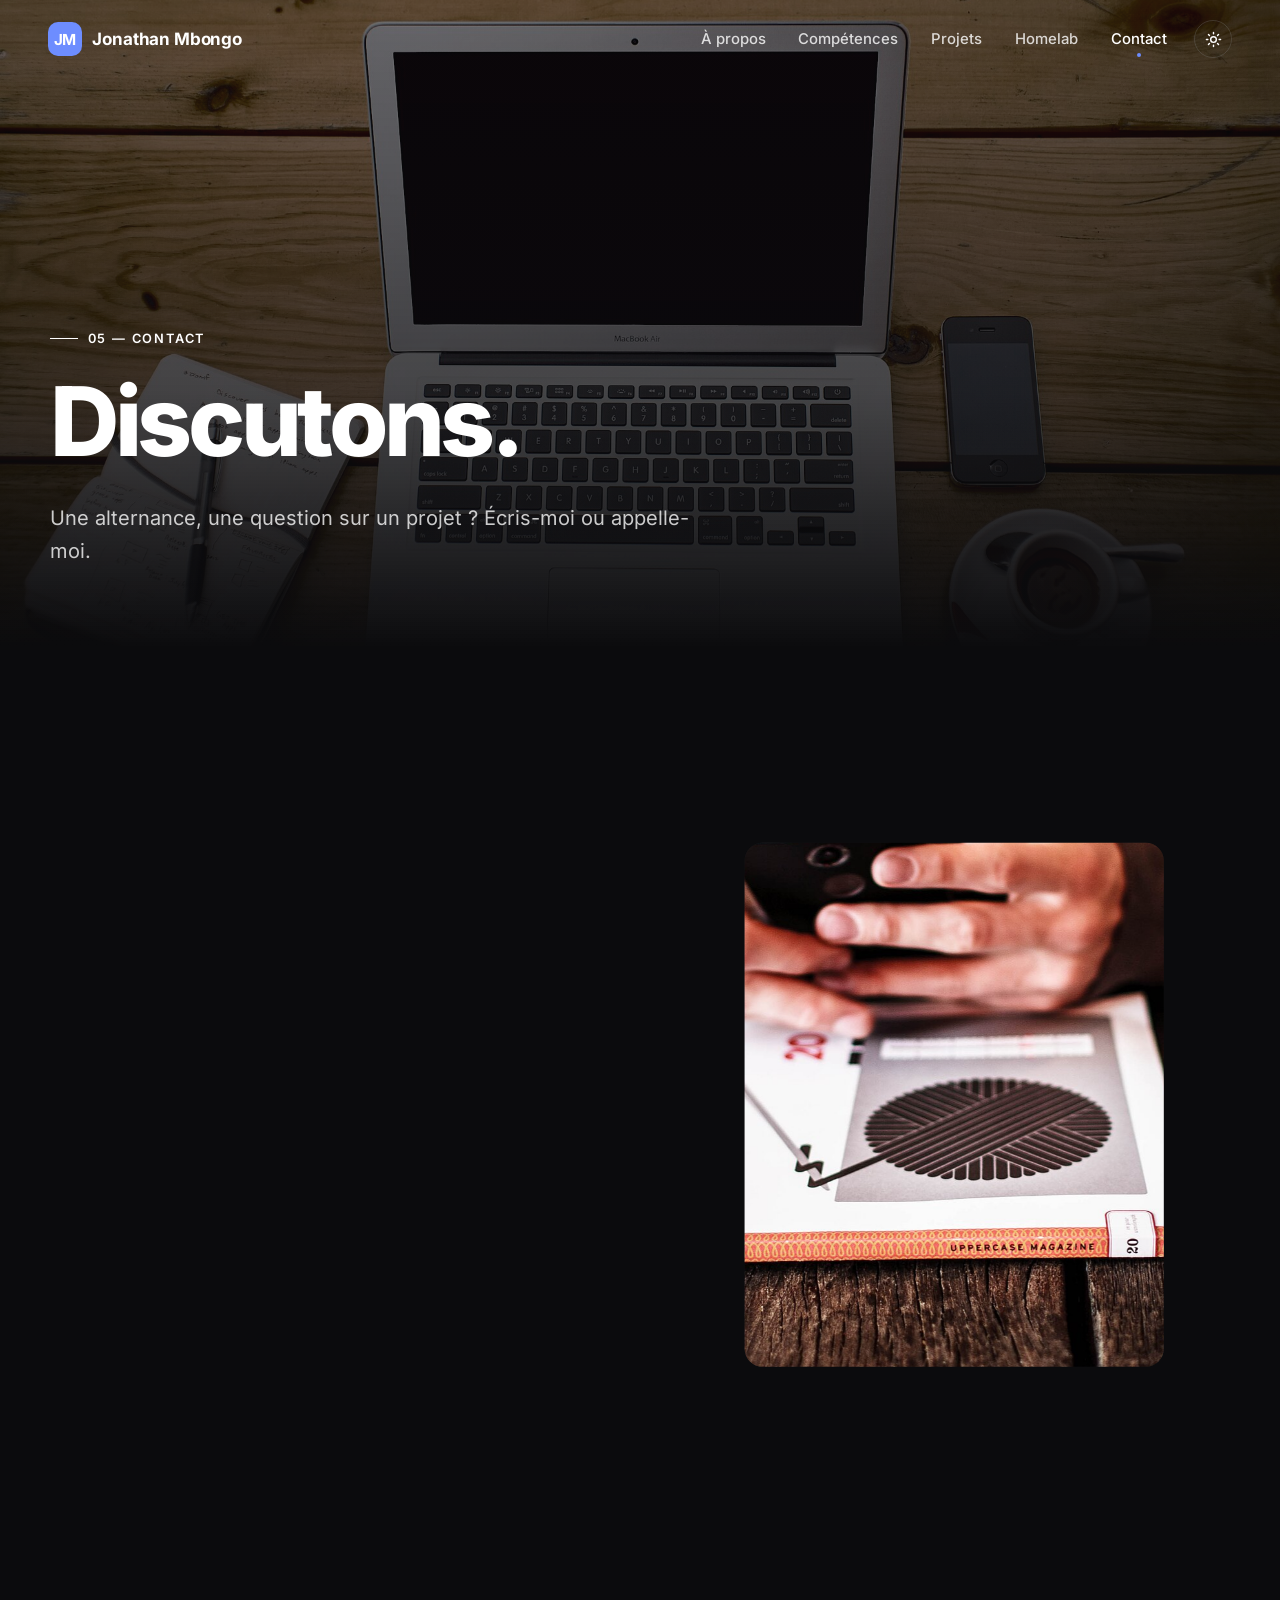
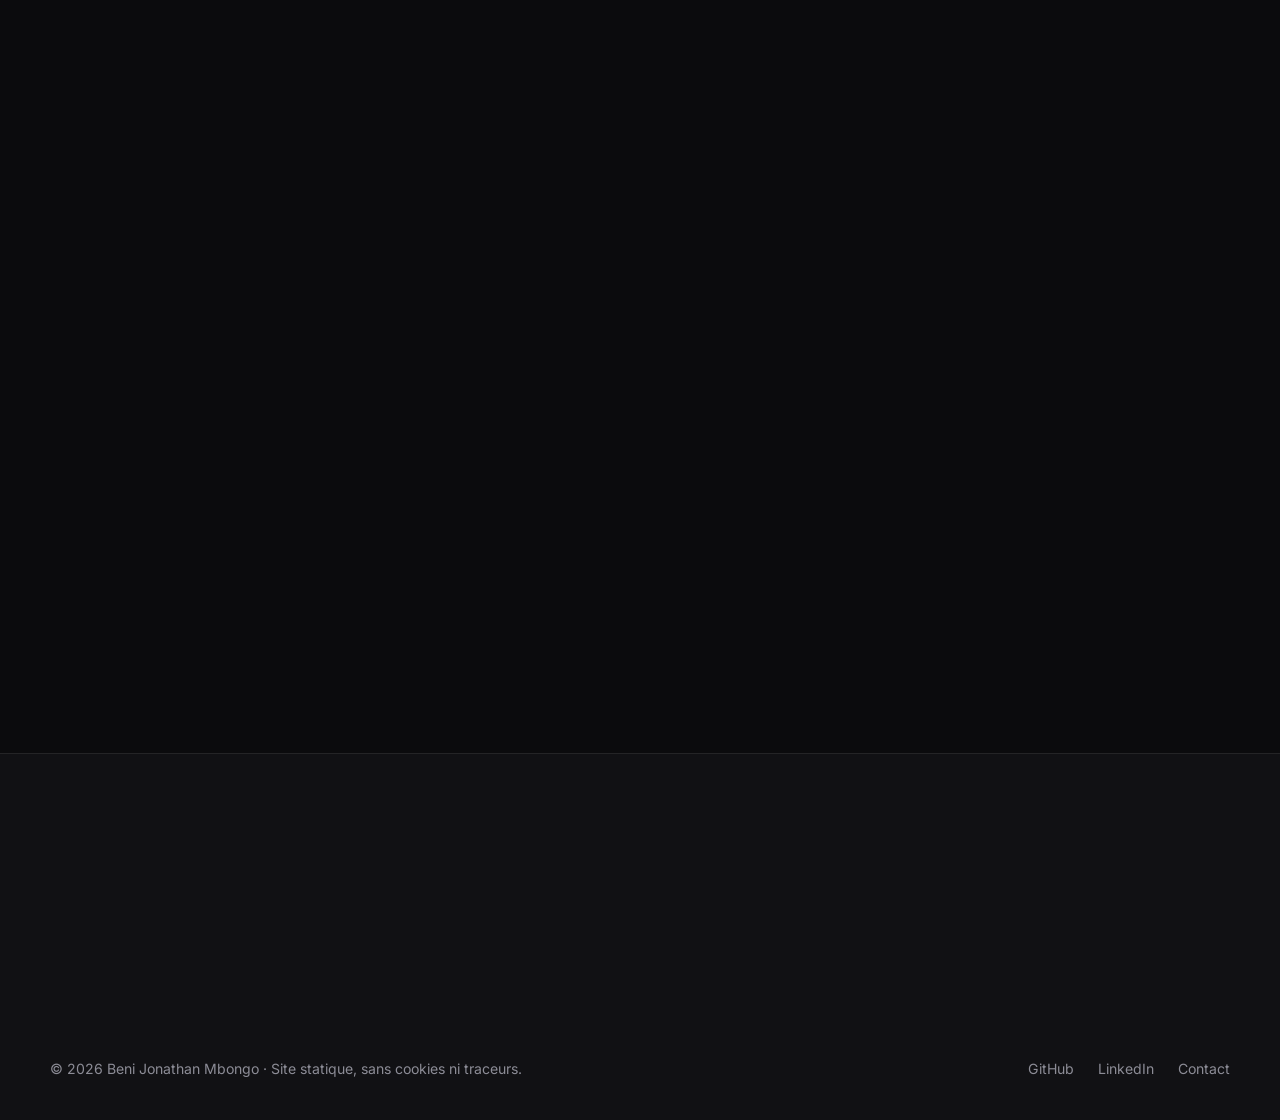
<file: contact.html>
<!DOCTYPE html>
<html lang="fr" data-theme="sombre">
<head>
  <meta charset="UTF-8">
  <meta name="viewport" content="width=device-width, initial-scale=1.0">
  <!-- Politique de sécurité : seules les ressources du site lui-même sont autorisées -->
  <meta http-equiv="Content-Security-Policy" content="default-src 'self'; img-src 'self' data:; style-src 'self'; script-src 'self'; object-src 'none'; base-uri 'self'; form-action 'none'">
  <meta name="referrer" content="strict-origin-when-cross-origin">
  <meta name="description" content="Contacter Beni Jonathan Mbongo pour une alternance en cybersécurité.">
  <title>Contact – Beni Jonathan Mbongo</title>
  <link rel="preload" href="assets/fonts/inter-latin.woff2" as="font" type="font/woff2" crossorigin>
  <link rel="stylesheet" href="style.css">
</head>
<body>
  <div class="progress" id="progress"></div>

  <header class="nav" id="nav">
    <a class="logo" href="index.html"><span class="logo-mark">JM</span>Jonathan Mbongo</a>
    <nav aria-label="Navigation principale">
      <a href="apropos.html">À propos</a>
      <a href="competences.html">Compétences</a>
      <a href="projets.html">Projets</a>
      <a href="homelab.html">Homelab</a>
      <a href="contact.html" aria-current="page">Contact</a>
      <button id="theme-btn" class="theme-btn" type="button" aria-label="Basculer thème clair / sombre"><svg class="ico-sun" viewBox="0 0 24 24" fill="none" stroke="currentColor" stroke-width="2" stroke-linecap="round" stroke-linejoin="round" aria-hidden="true"><circle cx="12" cy="12" r="4"/><path d="M12 2v2M12 20v2M4.9 4.9l1.4 1.4M17.7 17.7l1.4 1.4M2 12h2M20 12h2M4.9 19.1l1.4-1.4M17.7 6.3l1.4-1.4"/></svg><svg class="ico-moon" viewBox="0 0 24 24" fill="none" stroke="currentColor" stroke-width="2" stroke-linecap="round" stroke-linejoin="round" aria-hidden="true"><path d="M21 12.8A9 9 0 1 1 11.2 3a7 7 0 0 0 9.8 9.8z"/></svg></button>
    </nav>
    <button id="menu-btn" class="menu-btn" type="button" aria-label="Menu" aria-expanded="false"><span></span><span></span></button>
  </header>

  <main>
<section class="page-hero">
      <img class="page-hero-img" data-parallax="0.25" src="assets/images/contact/telephone-laptop.jpg" alt="">
      <div class="container">
        <p class="eyebrow reveal">05 — Contact</p>
        <h1 class="split-words">Discutons.</h1>
        <p class="lead reveal">Une alternance, une question sur un projet ? Écris-moi ou appelle-moi.</p>
      </div>
    </section>

    <section class="section">
      <div class="container split">
        <div>
          <p class="eyebrow reveal">Le plus simple</p>
          <h2 class="split-words">Écris-moi directement.</h2>
          <p class="reveal"><a class="contact-big" href="mailto:jmbongopea@gmail.com">jmbongopea@gmail.com</a></p>
          <ul class="checklist" data-stagger>
            <li class="done">Disponible immédiatement pour une alternance de 1 à 2 ans</li>
            <li class="done">Basé à Massy, Île-de-France</li>
          </ul>
        </div>
        <div class="media-frame clip-reveal">
          <img data-parallax="0.12" src="assets/images/contact/cafe-telephone.jpg" alt="Smartphone posé à côté d'un café" loading="lazy">
        </div>
      </div>
    </section>

    <section class="section">
      <div class="container">
        <p class="eyebrow reveal">Tous mes liens</p>
        <h2 class="split-words">Où me trouver.</h2>
        <div class="contact-grid" data-stagger>
          <div class="contact-card"><div class="panel-icon"><svg viewBox="0 0 24 24" fill="none" stroke="currentColor" stroke-width="2" stroke-linecap="round" stroke-linejoin="round" aria-hidden="true"><rect x="3" y="5" width="18" height="14" rx="2"/><path d="m3 7 9 6 9-6"/></svg></div><span class="contact-label">E-mail</span><span class="contact-value"><a href="mailto:jmbongopea@gmail.com">jmbongopea@gmail.com</a></span><button class="copy-btn" type="button" data-copy="jmbongopea@gmail.com">Copier</button></div>
          <div class="contact-card"><div class="panel-icon"><svg viewBox="0 0 24 24" fill="none" stroke="currentColor" stroke-width="2" stroke-linecap="round" stroke-linejoin="round" aria-hidden="true"><path d="M22 16.9v3a2 2 0 0 1-2.2 2 19.8 19.8 0 0 1-8.6-3.1 19.5 19.5 0 0 1-6-6A19.8 19.8 0 0 1 2.1 4.2 2 2 0 0 1 4.1 2h3a2 2 0 0 1 2 1.7c.1.9.4 1.8.7 2.7a2 2 0 0 1-.5 2.1L8 9.8a16 16 0 0 0 6 6l1.3-1.3a2 2 0 0 1 2.1-.4c.9.3 1.8.6 2.7.7a2 2 0 0 1 1.7 2z"/></svg></div><span class="contact-label">Téléphone</span><span class="contact-value"><a href="tel:+33751585179">07 51 58 51 79</a></span><button class="copy-btn" type="button" data-copy="+33751585179">Copier</button></div>
          <div class="contact-card"><div class="panel-icon"><svg viewBox="0 0 24 24" fill="none" stroke="currentColor" stroke-width="2" stroke-linecap="round" stroke-linejoin="round" aria-hidden="true"><path d="M20 10c0 6-8 12-8 12s-8-6-8-12a8 8 0 0 1 16 0z"/><circle cx="12" cy="10" r="3"/></svg></div><span class="contact-label">Localisation</span><span class="contact-value">Massy, France</span></div>
          <a class="contact-card" href="https://github.com/Jonathan-MBP" target="_blank" rel="noopener noreferrer"><span class="go"><svg viewBox="0 0 24 24" fill="none" stroke="currentColor" stroke-width="2" stroke-linecap="round" stroke-linejoin="round" aria-hidden="true"><path d="M7 17 17 7M7 7h10v10"/></svg></span><div class="panel-icon"><svg viewBox="0 0 24 24" fill="none" stroke="currentColor" stroke-width="2" stroke-linecap="round" stroke-linejoin="round" aria-hidden="true"><path d="M9 19c-5 1.5-5-2.5-7-3m14 6v-3.9a3.4 3.4 0 0 0-.9-2.6c3.1-.3 6.4-1.5 6.4-7A5.4 5.4 0 0 0 20 4.8 5 5 0 0 0 19.9 1S18.7.7 16 2.5a13.4 13.4 0 0 0-7 0C6.3.7 5.1 1 5.1 1A5 5 0 0 0 5 4.8a5.4 5.4 0 0 0-1.5 3.7c0 5.4 3.3 6.6 6.4 7a3.4 3.4 0 0 0-.9 2.6V22"/></svg></div><span class="contact-label">GitHub</span><span class="contact-value">@Jonathan-MBP</span></a>
          <a class="contact-card" href="https://www.linkedin.com/in/beni-mbongo-pea-303453352/" target="_blank" rel="noopener noreferrer"><span class="go"><svg viewBox="0 0 24 24" fill="none" stroke="currentColor" stroke-width="2" stroke-linecap="round" stroke-linejoin="round" aria-hidden="true"><path d="M7 17 17 7M7 7h10v10"/></svg></span><div class="panel-icon"><svg viewBox="0 0 24 24" fill="none" stroke="currentColor" stroke-width="2" stroke-linecap="round" stroke-linejoin="round" aria-hidden="true"><path d="M16 8a6 6 0 0 1 6 6v7h-4v-7a2 2 0 0 0-4 0v7h-4v-7a6 6 0 0 1 6-6z"/><rect x="2" y="9" width="4" height="12"/><circle cx="4" cy="4" r="2"/></svg></div><span class="contact-label">LinkedIn</span><span class="contact-value">Beni Mbongo Pea</span></a>
          <a class="contact-card" href="https://www.instagram.com/jonathan_drums_/" target="_blank" rel="noopener noreferrer"><span class="go"><svg viewBox="0 0 24 24" fill="none" stroke="currentColor" stroke-width="2" stroke-linecap="round" stroke-linejoin="round" aria-hidden="true"><path d="M7 17 17 7M7 7h10v10"/></svg></span><div class="panel-icon"><svg viewBox="0 0 24 24" fill="none" stroke="currentColor" stroke-width="2" stroke-linecap="round" stroke-linejoin="round" aria-hidden="true"><rect x="2" y="2" width="20" height="20" rx="5"/><circle cx="12" cy="12" r="4"/><circle cx="17.5" cy="6.5" r="1"/></svg></div><span class="contact-label">Instagram</span><span class="contact-value">@jonathan_drums_</span></a>
        </div>
      </div>
    </section>
  </main>

  <footer class="footer">
    <div class="container">
      <div class="footer-cta">
        <p class="eyebrow reveal">Envie de voir ce que je fais ?</p>
        <a class="footer-big reveal" href="projets.html">Mes projets <span>→</span></a>
      </div>
      <div class="footer-bottom">
        <span>© <span id="year"></span> Beni Jonathan Mbongo · Site statique, sans cookies ni traceurs.</span>
        <div class="footer-links">
          <a href="https://github.com/Jonathan-MBP" target="_blank" rel="noopener noreferrer">GitHub</a>
          <a href="https://www.linkedin.com/in/beni-mbongo-pea-303453352/" target="_blank" rel="noopener noreferrer">LinkedIn</a>
          <a href="contact.html">Contact</a>
        </div>
      </div>
    </div>
  </footer>

  <script src="script.js"></script>
</body>
</html>
</file>
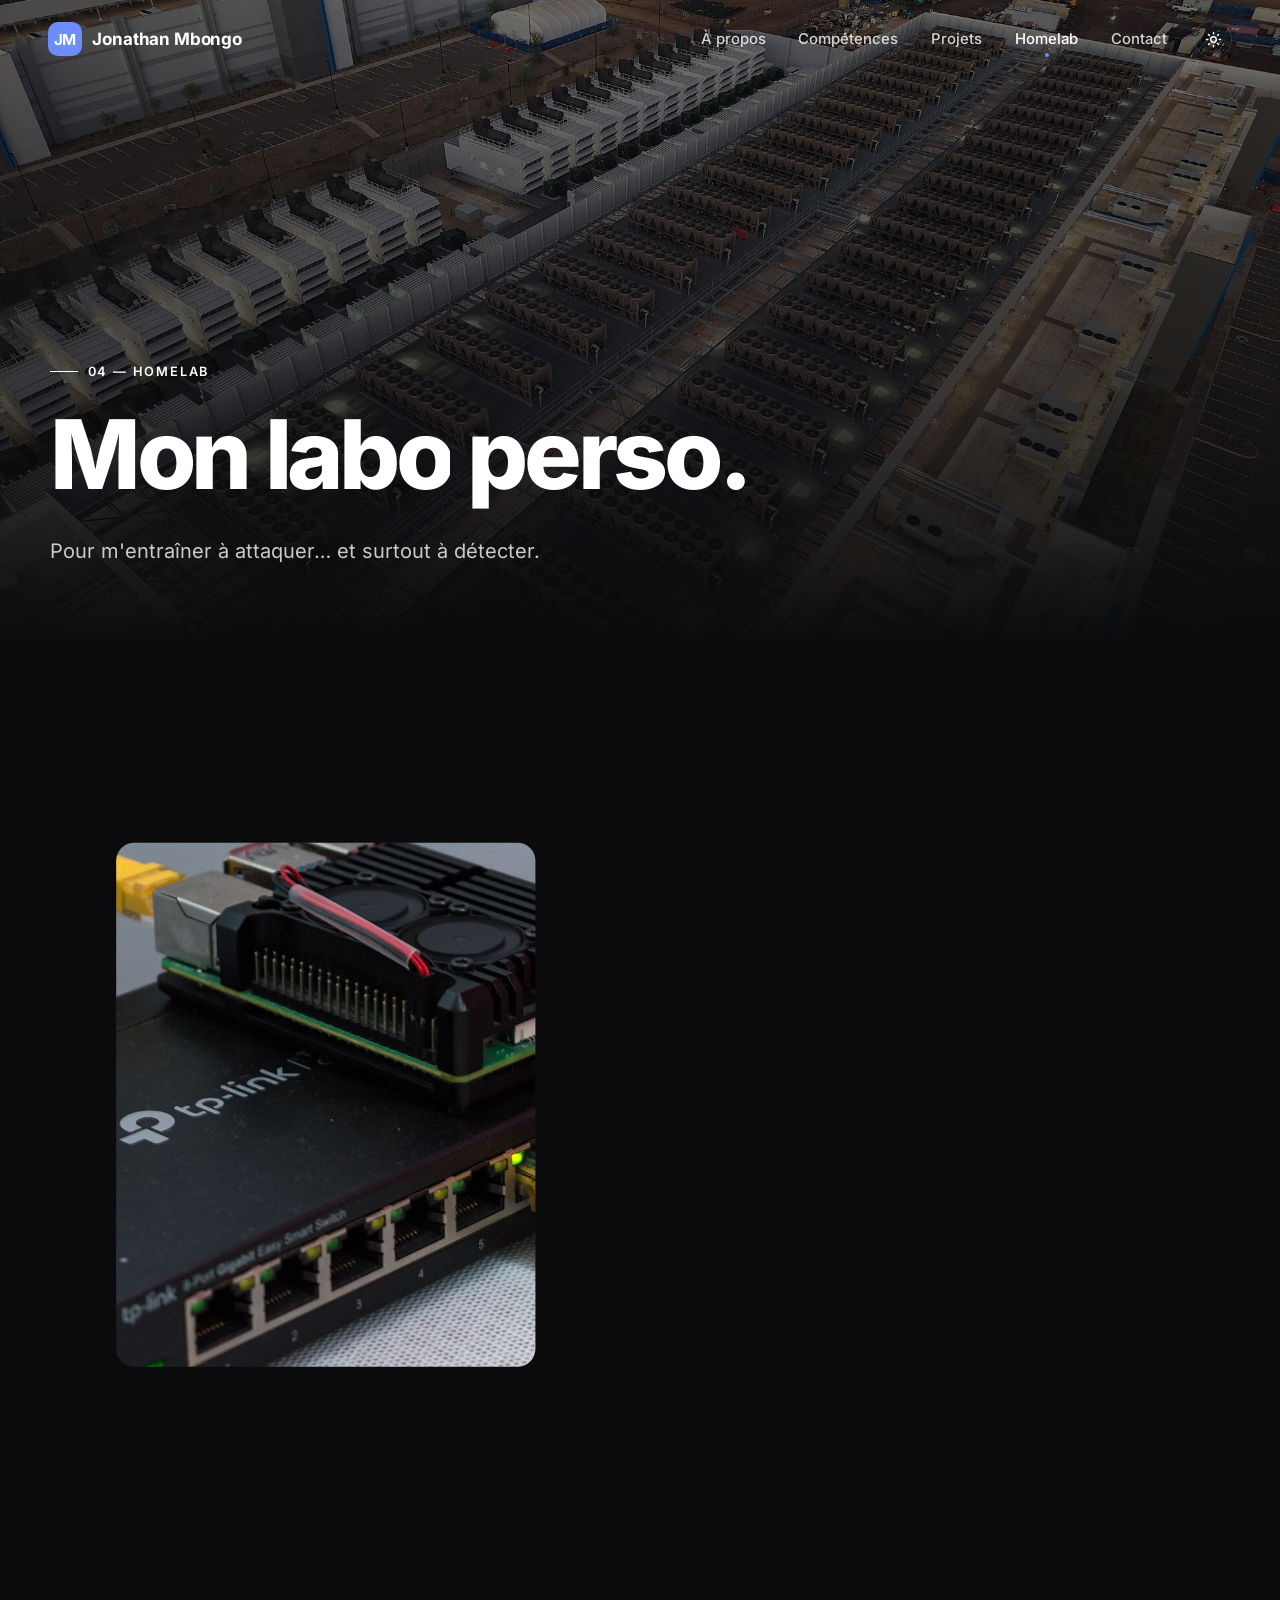
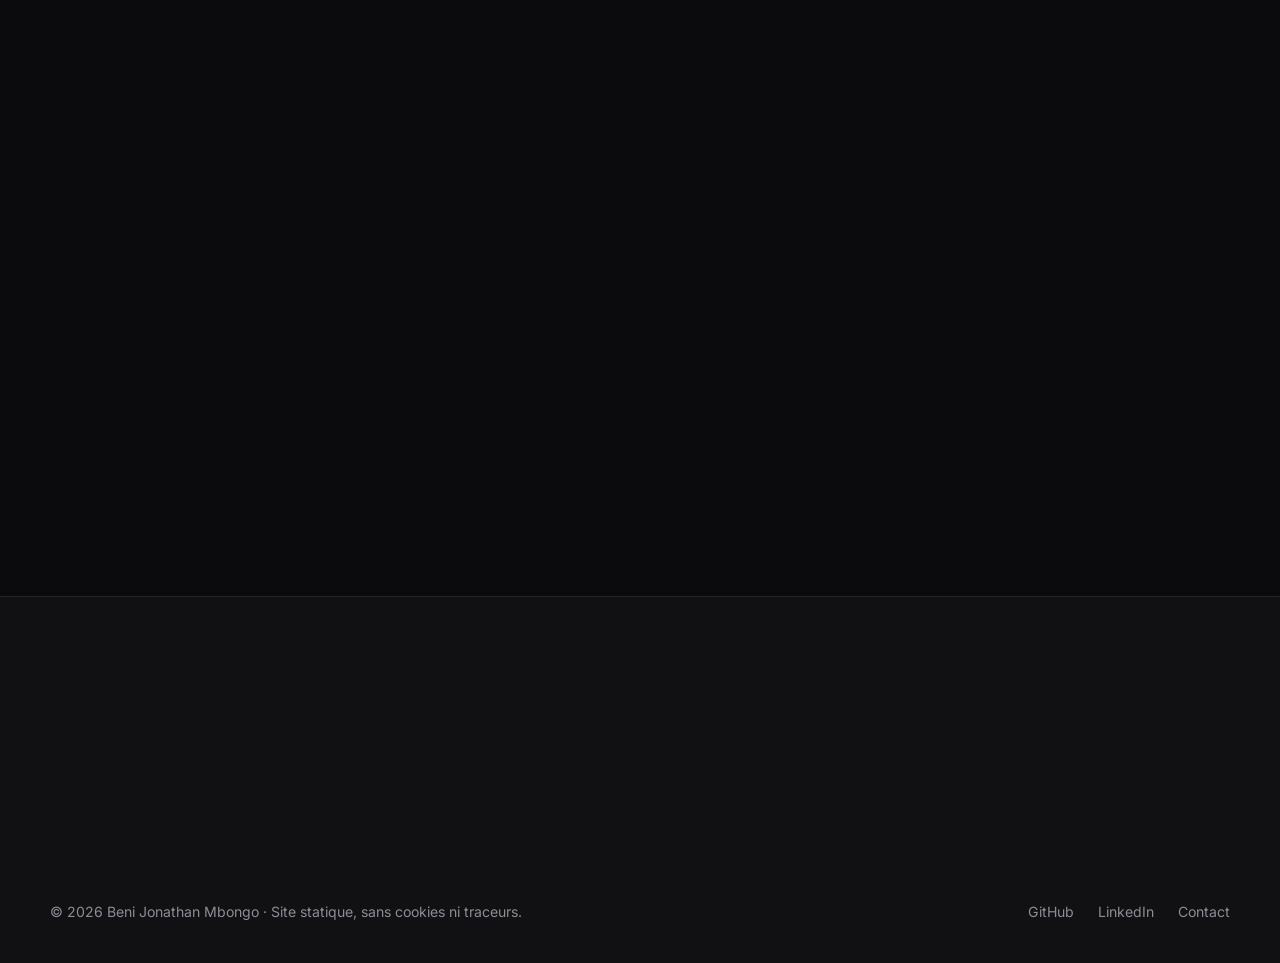
<file: homelab.html>
<!DOCTYPE html>
<html lang="fr" data-theme="sombre">
<head>
  <meta charset="UTF-8">
  <meta name="viewport" content="width=device-width, initial-scale=1.0">
  <!-- Politique de sécurité : seules les ressources du site lui-même sont autorisées -->
  <meta http-equiv="Content-Security-Policy" content="default-src 'self'; img-src 'self' data:; style-src 'self'; script-src 'self'; object-src 'none'; base-uri 'self'; form-action 'none'">
  <meta name="referrer" content="strict-origin-when-cross-origin">
  <meta name="description" content="Le homelab de Beni Jonathan Mbongo">
  <title>Homelab – Beni Jonathan Mbongo</title>
  <link rel="preload" href="assets/fonts/inter-latin.woff2" as="font" type="font/woff2" crossorigin>
  <link rel="stylesheet" href="style.css">
</head>
<body>
  <div class="progress" id="progress"></div>

  <header class="nav" id="nav">
    <a class="logo" href="index.html"><span class="logo-mark">JM</span>Jonathan Mbongo</a>
    <nav aria-label="Navigation principale">
      <a href="apropos.html">À propos</a>
      <a href="competences.html">Compétences</a>
      <a href="projets.html">Projets</a>
      <a href="homelab.html" aria-current="page">Homelab</a>
      <a href="contact.html">Contact</a>
      <button id="theme-btn" class="theme-btn" type="button" aria-label="Basculer thème clair / sombre"><svg class="ico-sun" viewBox="0 0 24 24" fill="none" stroke="currentColor" stroke-width="2" stroke-linecap="round" stroke-linejoin="round" aria-hidden="true"><circle cx="12" cy="12" r="4"/><path d="M12 2v2M12 20v2M4.9 4.9l1.4 1.4M17.7 17.7l1.4 1.4M2 12h2M20 12h2M4.9 19.1l1.4-1.4M17.7 6.3l1.4-1.4"/></svg><svg class="ico-moon" viewBox="0 0 24 24" fill="none" stroke="currentColor" stroke-width="2" stroke-linecap="round" stroke-linejoin="round" aria-hidden="true"><path d="M21 12.8A9 9 0 1 1 11.2 3a7 7 0 0 0 9.8 9.8z"/></svg></button>
    </nav>
    <button id="menu-btn" class="menu-btn" type="button" aria-label="Menu" aria-expanded="false"><span></span><span></span></button>
  </header>

  <main>
<section class="page-hero">
      <img class="page-hero-img" data-parallax="0.25" src="assets/images/homelab/datacenter-toit.jpg" alt="">
      <div class="container">
        <p class="eyebrow reveal">04 — Homelab</p>
        <h1 class="split-words">Mon labo perso.</h1>
        <p class="lead reveal">Pour m'entraîner à attaquer… et surtout à détecter.</p>
      </div>
    </section>

    <section class="section">
      <div class="container split">
        <div class="media-frame clip-reveal">
          <img data-parallax="0.12" src="assets/images/homelab/raspberry-switch.jpg" alt="Raspberry Pi posé sur un switch réseau" loading="lazy">
          <span class="media-tag">En construction</span>
        </div>
        <div>
          <p class="eyebrow reveal">Le matériel</p>
          <h2 class="split-words">Petit budget, vraie infrastructure.</h2>
          <p class="lead reveal">[Décris ton matériel, ton hyperviseur et pourquoi tu as choisi cette architecture.]</p>
        </div>
      </div>
    </section>

    <section class="section">
      <div class="container split">
        <div>
          <p class="eyebrow reveal">Architecture</p>
          <pre class="diagram reveal" aria-label="Schéma du homelab">
   Internet
      │
 ┌────┴─────┐
 │ pfSense  │  pare-feu / VLANs
 └─┬──────┬─┘
   │      │
 [LAN]  [LAB isolé]
   │      ├── Kali (attaquant)
   │      ├── Metasploitable
   │      ├── Windows Server (AD)
   │      └── Wazuh (SIEM)
   └── poste perso</pre>
        </div>
        <div>
          <p class="eyebrow reveal">Avancement</p>
          <div class="progress-ring reveal" data-level="50"><div class="bar"><i></i></div><strong>50%</strong></div>
          <ul class="checklist" data-stagger>
            <li class="done">Hyperviseur Proxmox installé</li>
            <li class="done">Segmentation par VLANs</li>
            <li>Active Directory vulnérable</li>
            <li>Remontée des logs vers Wazuh</li>
          </ul>
        </div>
      </div>
    </section>
  </main>

  <footer class="footer">
    <div class="container">
      <div class="footer-cta">
        <p class="eyebrow reveal">Une alternance, une question sur un projet ?</p>
        <a class="footer-big reveal" href="contact.html">Parlons-en <span>→</span></a>
      </div>
      <div class="footer-bottom">
        <span>© <span id="year"></span> Beni Jonathan Mbongo · Site statique, sans cookies ni traceurs.</span>
        <div class="footer-links">
          <a href="https://github.com/Jonathan-MBP" target="_blank" rel="noopener noreferrer">GitHub</a>
          <a href="https://www.linkedin.com/in/beni-mbongo-pea-303453352/" target="_blank" rel="noopener noreferrer">LinkedIn</a>
          <a href="contact.html">Contact</a>
        </div>
      </div>
    </div>
  </footer>

  <script src="script.js"></script>
</body>
</html>
</file>
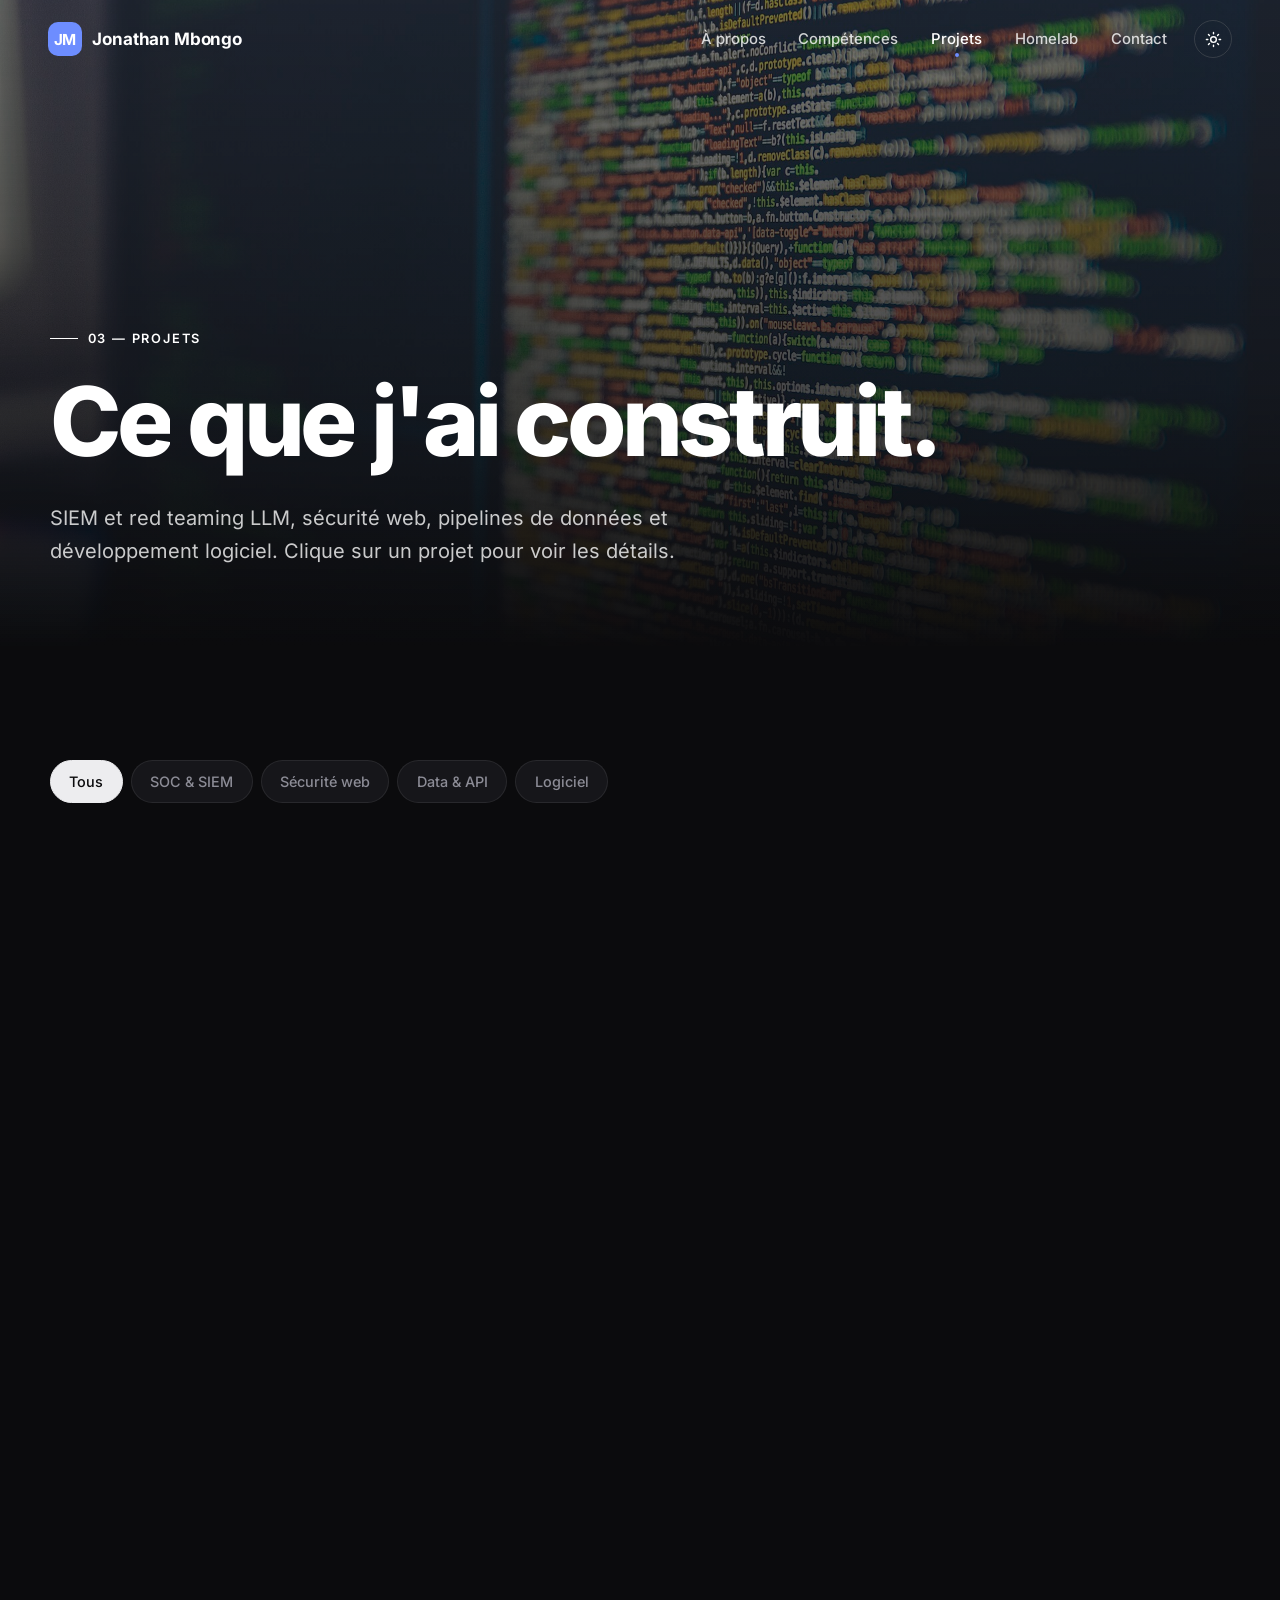
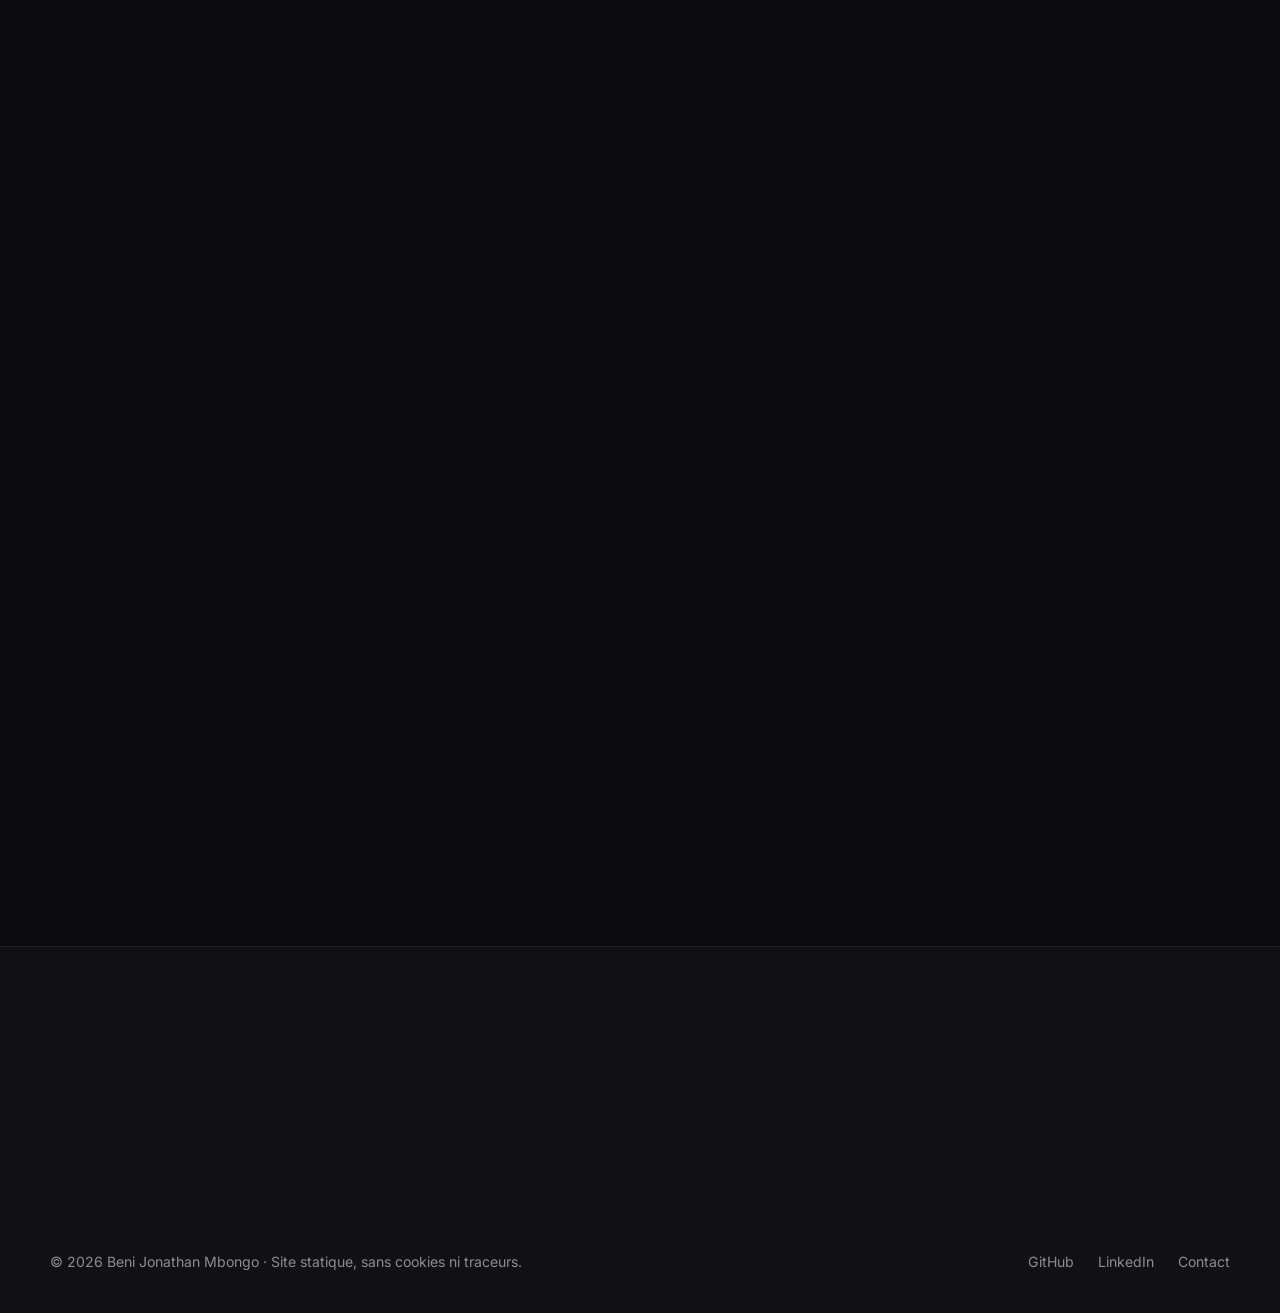
<file: projets.html>
<!DOCTYPE html>
<html lang="fr" data-theme="sombre">
<head>
  <meta charset="UTF-8">
  <meta name="viewport" content="width=device-width, initial-scale=1.0">
  <!-- Politique de sécurité : seules les ressources du site lui-même sont autorisées -->
  <meta http-equiv="Content-Security-Policy" content="default-src 'self'; img-src 'self' data:; style-src 'self'; script-src 'self'; object-src 'none'; base-uri 'self'; form-action 'none'">
  <meta name="referrer" content="strict-origin-when-cross-origin">
  <meta name="description" content="Projets réalisés par Beni Jonathan Mbongo : SIEM, sécurité web, data, développement.">
  <title>Projets – Beni Jonathan Mbongo</title>
  <link rel="preload" href="assets/fonts/inter-latin.woff2" as="font" type="font/woff2" crossorigin>
  <link rel="stylesheet" href="style.css">
</head>
<body>
  <div class="progress" id="progress"></div>

  <header class="nav" id="nav">
    <a class="logo" href="index.html"><span class="logo-mark">JM</span>Jonathan Mbongo</a>
    <nav aria-label="Navigation principale">
      <a href="apropos.html">À propos</a>
      <a href="competences.html">Compétences</a>
      <a href="projets.html" aria-current="page">Projets</a>
      <a href="homelab.html">Homelab</a>
      <a href="contact.html">Contact</a>
      <button id="theme-btn" class="theme-btn" type="button" aria-label="Basculer thème clair / sombre"><svg class="ico-sun" viewBox="0 0 24 24" fill="none" stroke="currentColor" stroke-width="2" stroke-linecap="round" stroke-linejoin="round" aria-hidden="true"><circle cx="12" cy="12" r="4"/><path d="M12 2v2M12 20v2M4.9 4.9l1.4 1.4M17.7 17.7l1.4 1.4M2 12h2M20 12h2M4.9 19.1l1.4-1.4M17.7 6.3l1.4-1.4"/></svg><svg class="ico-moon" viewBox="0 0 24 24" fill="none" stroke="currentColor" stroke-width="2" stroke-linecap="round" stroke-linejoin="round" aria-hidden="true"><path d="M21 12.8A9 9 0 1 1 11.2 3a7 7 0 0 0 9.8 9.8z"/></svg></button>
    </nav>
    <button id="menu-btn" class="menu-btn" type="button" aria-label="Menu" aria-expanded="false"><span></span><span></span></button>
  </header>

  <main>
<section class="page-hero">
      <img class="page-hero-img" data-parallax="0.25" src="assets/images/fond/code-ecran.jpg" alt="">
      <div class="container">
        <p class="eyebrow reveal">03 — Projets</p>
        <h1 class="split-words">Ce que j'ai construit.</h1>
        <p class="lead reveal">SIEM et red teaming LLM, sécurité web, pipelines de données et développement logiciel. Clique sur un projet pour voir les détails.</p>
      </div>
    </section>

    <section class="section">
      <div class="container">
        <div id="filters" class="filters reveal" role="group" aria-label="Filtrer les projets"></div>
        <div id="project-grid" class="grid"></div>
        <div class="actions reveal">
          <a class="btn" href="https://github.com/Jonathan-MBP" target="_blank" rel="noopener noreferrer">Voir mon GitHub <span class="arrow">→</span></a>
        </div>
      </div>
    </section>
  </main>

  <footer class="footer">
    <div class="container">
      <div class="footer-cta">
        <p class="eyebrow reveal">Une alternance, une question sur un projet ?</p>
        <a class="footer-big reveal" href="contact.html">Parlons-en <span>→</span></a>
      </div>
      <div class="footer-bottom">
        <span>© <span id="year"></span> Beni Jonathan Mbongo · Site statique, sans cookies ni traceurs.</span>
        <div class="footer-links">
          <a href="https://github.com/Jonathan-MBP" target="_blank" rel="noopener noreferrer">GitHub</a>
          <a href="https://www.linkedin.com/in/beni-mbongo-pea-303453352/" target="_blank" rel="noopener noreferrer">LinkedIn</a>
          <a href="contact.html">Contact</a>
        </div>
      </div>
    </div>
  </footer>

  <dialog id="project-dialog" class="dialog">
    <button class="close" type="button" aria-label="Fermer">×</button>
    <div id="dialog-content"></div>
  </dialog>

  <script src="script.js"></script>
</body>
</html>
</file>
<file: style.css>
/* ============================================================
   POLICE (hébergée localement : compatible avec la CSP)
   ============================================================ */
@font-face {
  font-family: "Inter";
  src: url("assets/fonts/inter-latin.woff2") format("woff2");
  font-weight: 300 800;
  font-display: swap;
}

/* ============================================================
   COULEURS : sombre par défaut, thème clair via le bouton.
   Pour changer l'ambiance, modifie surtout --accent.
   ============================================================ */
:root {
  --bg: #0b0b0d;
  --bg-2: #111114;
  --surface: #16161a;
  --text: #ededef;
  --muted: #8c8c96;
  --line: rgba(255, 255, 255, 0.08);
  --accent: #6d8dff;
  --accent-soft: rgba(109, 141, 255, 0.14);
  --on-accent: #ffffff;
  --overlay: linear-gradient(180deg, rgba(11, 11, 13, 0.55) 0%, rgba(11, 11, 13, 0.75) 60%, var(--bg) 100%);
  --radius: 18px;
  --ease: cubic-bezier(0.22, 1, 0.36, 1);
  --container: 1180px;
  color-scheme: dark;
}

[data-theme="clair"] {
  --bg: #f7f7f5;
  --bg-2: #efefec;
  --surface: #ffffff;
  --text: #121214;
  --muted: #62626b;
  --line: rgba(0, 0, 0, 0.08);
  --accent: #3355e0;
  --accent-soft: rgba(51, 85, 224, 0.10);
  --overlay: linear-gradient(180deg, rgba(10, 10, 12, 0.45) 0%, rgba(10, 10, 12, 0.6) 60%, var(--bg) 100%);
  color-scheme: light;
}

/* ============================================================
   BASE
   ============================================================ */
*, *::before, *::after { box-sizing: border-box; margin: 0; padding: 0; }

body {
  background: var(--bg);
  color: var(--text);
  font-family: "Inter", system-ui, -apple-system, "Segoe UI", sans-serif;
  font-size: 1.0625rem;
  line-height: 1.65;
  -webkit-font-smoothing: antialiased;
  overflow-x: hidden;
  animation: page-in 0.7s var(--ease) both;
}
body.leaving { opacity: 0; transition: opacity 0.35s ease; }
@keyframes page-in { from { opacity: 0; } to { opacity: 1; } }

img { display: block; max-width: 100%; }
a { color: inherit; text-decoration: none; }
::selection { background: var(--accent); color: var(--on-accent); }

.container { width: min(var(--container), 100% - 3rem); margin-inline: auto; }
.section { padding: 7rem 0; }
.section.tight { padding: 4rem 0; }

.eyebrow {
  display: inline-flex;
  align-items: center;
  gap: 0.6rem;
  font-size: 0.8rem;
  font-weight: 600;
  letter-spacing: 0.14em;
  text-transform: uppercase;
  color: var(--accent);
  margin-bottom: 1.25rem;
}
.eyebrow::before { content: ""; width: 28px; height: 1px; background: currentColor; }

h1, h2, h3 { letter-spacing: -0.025em; line-height: 1.1; font-weight: 700; }
h2 { font-size: clamp(2rem, 4.5vw, 3.25rem); margin-bottom: 1.5rem; }
h3 { font-size: 1.2rem; }
.lead { font-size: clamp(1.05rem, 1.6vw, 1.25rem); color: var(--muted); max-width: 640px; }
.muted { color: var(--muted); }
.accent { color: var(--accent); }

.section-head { display: flex; justify-content: space-between; align-items: end; gap: 2rem; flex-wrap: wrap; margin-bottom: 3rem; }
.section-head h2 { margin-bottom: 0; }

/* ============================================================
   BARRE DE PROGRESSION + NAVIGATION
   ============================================================ */
.progress {
  position: fixed;
  inset: 0 0 auto 0;
  height: 2px;
  background: var(--accent);
  transform-origin: left;
  transform: scaleX(0);
  z-index: 100;
}

.nav {
  position: fixed;
  inset: 0 0 auto 0;
  z-index: 50;
  display: flex;
  align-items: center;
  justify-content: space-between;
  padding: 1.25rem clamp(1.5rem, 4vw, 3rem);
  transition: background 0.4s, padding 0.4s, border-color 0.4s, transform 0.4s var(--ease);
  border-bottom: 1px solid transparent;
  color: #fff;
}
.nav.scrolled {
  background: color-mix(in srgb, var(--bg) 78%, transparent);
  backdrop-filter: blur(14px) saturate(1.4);
  border-color: var(--line);
  padding-block: 0.85rem;
  color: var(--text);
}
.nav.hidden { transform: translateY(-100%); }

.logo { display: flex; align-items: center; gap: 0.65rem; font-weight: 700; letter-spacing: -0.01em; }
.logo-mark {
  display: grid;
  place-items: center;
  width: 34px;
  height: 34px;
  border-radius: 10px;
  background: var(--accent);
  color: var(--on-accent);
  font-size: 0.95rem;
}

.nav nav { display: flex; align-items: center; gap: 0.35rem; }
.nav nav a {
  position: relative;
  padding: 0.45rem 0.85rem;
  border-radius: 999px;
  font-size: 0.93rem;
  font-weight: 500;
  opacity: 0.8;
  transition: opacity 0.2s, background 0.2s;
}
.nav nav a:hover { opacity: 1; background: rgba(127, 127, 127, 0.12); }
.nav nav a[aria-current="page"] { opacity: 1; }
.nav nav a[aria-current="page"]::after {
  content: "";
  position: absolute;
  left: 50%;
  bottom: 0.1rem;
  width: 4px;
  height: 4px;
  border-radius: 50%;
  background: var(--accent);
  transform: translateX(-50%);
}

.theme-btn {
  margin-left: 0.5rem;
  display: grid;
  place-items: center;
  width: 38px;
  height: 38px;
  border-radius: 50%;
  border: 1px solid rgba(127, 127, 127, 0.3);
  background: transparent;
  color: inherit;
  cursor: pointer;
  transition: transform 0.4s var(--ease), border-color 0.2s;
}
.theme-btn:hover { transform: rotate(25deg); border-color: var(--accent); }
.theme-btn svg { width: 17px; height: 17px; }
.theme-btn .ico-moon, [data-theme="clair"] .theme-btn .ico-sun { display: none; }
[data-theme="clair"] .theme-btn .ico-moon { display: block; }

.menu-btn { display: none; position: relative; color: inherit; }

/* ============================================================
   BOUTONS
   ============================================================ */
.btn {
  display: inline-flex;
  align-items: center;
  gap: 0.6rem;
  padding: 0.9rem 1.5rem;
  border-radius: 999px;
  font-weight: 600;
  font-size: 0.95rem;
  border: 1px solid rgba(127, 127, 127, 0.35);
  transition: transform 0.3s var(--ease), background 0.3s, border-color 0.3s, box-shadow 0.3s;
  cursor: pointer;
}
.btn:hover { transform: translateY(-3px); border-color: var(--accent); }
.btn.primary { background: var(--accent); border-color: var(--accent); color: var(--on-accent); }
.btn.primary:hover { box-shadow: 0 14px 40px -10px var(--accent); }
.btn .arrow { transition: transform 0.3s var(--ease); }
.btn:hover .arrow { transform: translateX(4px); }
.actions { display: flex; flex-wrap: wrap; gap: 0.85rem; margin-top: 2.25rem; }

.link-arrow { display: inline-flex; gap: 0.5rem; color: var(--accent); font-weight: 600; }
.link-arrow span { transition: transform 0.3s var(--ease); }
.link-arrow:hover span { transform: translateX(5px); }

/* ============================================================
   HERO (accueil)
   ============================================================ */
.hero {
  position: relative;
  min-height: 100svh;
  display: flex;
  align-items: center;
  overflow: hidden;
  color: #fff;
  isolation: isolate;
}
.hero-media, .page-hero-img {
  position: absolute;
  inset: -8% 0 0 0;
  width: 100%;
  height: 116%;
  object-fit: cover;
  z-index: -3;
  will-change: transform;
}
.hero-media { animation: kenburns 24s ease-in-out infinite alternate; }
@keyframes kenburns {
  from { transform: scale(1.05) translate3d(0, 0, 0); }
  to   { transform: scale(1.18) translate3d(-2%, -2%, 0); }
}
.hero::after, .page-hero::after {
  content: "";
  position: absolute;
  inset: 0;
  background: var(--overlay);
  z-index: -2;
}
#network { position: absolute; inset: 0; width: 100%; height: 100%; z-index: -1; opacity: 0.55; }

.hero-content { padding-top: 6rem; }
.hero .eyebrow { color: #fff; opacity: 0.8; }
.hero h1 { font-size: clamp(2.2rem, 8vw, 6.2rem); font-weight: 800; letter-spacing: -0.045em; max-width: 14ch; }
.hero .gradient {
  background: linear-gradient(90deg, #fff 0%, var(--accent) 100%);
  -webkit-background-clip: text;
  background-clip: text;
  color: transparent;
}
.typed-line { font-size: clamp(1.15rem, 2vw, 1.5rem); margin-top: 1.5rem; color: rgba(255, 255, 255, 0.8); min-height: 2.2rem; }
.typed-line #typed { color: #fff; font-weight: 600; }
.caret { display: inline-block; width: 2px; height: 1.1em; background: var(--accent); margin-left: 3px; vertical-align: -0.15em; animation: blink 1s steps(1) infinite; }
@keyframes blink { 50% { opacity: 0; } }
.hero .btn:not(.primary) { color: #fff; border-color: rgba(255, 255, 255, 0.35); backdrop-filter: blur(6px); }

.scroll-hint {
  position: absolute;
  left: 50%;
  bottom: 2rem;
  transform: translateX(-50%);
  width: 26px;
  height: 42px;
  border: 2px solid rgba(255, 255, 255, 0.45);
  border-radius: 999px;
}
.scroll-hint::after {
  content: "";
  position: absolute;
  left: 50%;
  top: 8px;
  width: 4px;
  height: 8px;
  margin-left: -2px;
  border-radius: 2px;
  background: #fff;
  animation: scroll-dot 1.8s ease-in-out infinite;
}
@keyframes scroll-dot { 0% { opacity: 0; transform: translateY(0); } 40% { opacity: 1; } 100% { opacity: 0; transform: translateY(14px); } }

/* ============================================================
   EN-TÊTE DES PAGES INTÉRIEURES
   ============================================================ */
.page-hero {
  position: relative;
  min-height: 72svh;
  display: flex;
  align-items: flex-end;
  padding: 9rem 0 5rem;
  overflow: hidden;
  color: #fff;
  isolation: isolate;
}
.page-hero .eyebrow { color: #fff; opacity: 0.8; }
.page-hero h1 { font-size: clamp(2.3rem, 8vw, 6rem); font-weight: 800; letter-spacing: -0.045em; }
.page-hero .lead { color: rgba(255, 255, 255, 0.78); margin-top: 1.25rem; }

/* ============================================================
   BANDEAU DÉFILANT
   ============================================================ */
.marquee {
  overflow: hidden;
  border-block: 1px solid var(--line);
  padding: 1.6rem 0;
  background: var(--bg-2);
  mask-image: linear-gradient(90deg, transparent, #000 10%, #000 90%, transparent);
}
.marquee-track { display: flex; width: max-content; gap: 3.5rem; animation: marquee 38s linear infinite; }
.marquee:hover .marquee-track { animation-play-state: paused; }
.marquee span {
  font-size: clamp(1.4rem, 3vw, 2.2rem);
  font-weight: 700;
  letter-spacing: -0.02em;
  white-space: nowrap;
  color: var(--muted);
  display: inline-flex;
  align-items: center;
  gap: 3.5rem;
}
.marquee span::after { content: "✦"; font-size: 0.8em; color: var(--accent); }
@keyframes marquee { to { transform: translateX(-50%); } }

/* ============================================================
   BLOCS IMAGE + TEXTE
   ============================================================ */
.split { display: grid; grid-template-columns: 1fr 1fr; gap: clamp(2rem, 6vw, 6rem); align-items: center; }
.split.reverse > :first-child { order: 2; }
.media-frame {
  position: relative;
  border-radius: var(--radius);
  overflow: hidden;
  aspect-ratio: 4 / 5;
  background: var(--surface);
}
.media-frame.wide { aspect-ratio: 16 / 11; }
.media-frame img { width: 100%; height: 120%; object-fit: cover; will-change: transform; }
.media-tag {
  position: absolute;
  left: 1.25rem;
  bottom: 1.25rem;
  padding: 0.55rem 1rem;
  border-radius: 999px;
  background: rgba(10, 10, 12, 0.6);
  backdrop-filter: blur(10px);
  color: #fff;
  font-size: 0.85rem;
  font-weight: 500;
}

/* Image qui se dévoile au scroll */
.clip-reveal { clip-path: inset(12% 12% 12% 12% round var(--radius)); transition: clip-path 1.3s var(--ease); }
.clip-reveal.visible { clip-path: inset(0 0 0 0 round var(--radius)); }

/* ============================================================
   CHIFFRES
   ============================================================ */
.stats { display: grid; grid-template-columns: repeat(3, 1fr); gap: 1.5rem; margin-top: 2.75rem; }
.stat strong { display: block; font-size: clamp(2.2rem, 4vw, 3rem); font-weight: 800; letter-spacing: -0.04em; }
.stat span { color: var(--muted); font-size: 0.9rem; }

/* ============================================================
   CARTES PROJETS
   ============================================================ */
.filters { display: flex; flex-wrap: wrap; gap: 0.5rem; margin-bottom: 2.5rem; }
.filter {
  font: inherit;
  font-size: 0.9rem;
  font-weight: 500;
  padding: 0.55rem 1.15rem;
  border-radius: 999px;
  border: 1px solid var(--line);
  background: var(--surface);
  color: var(--muted);
  cursor: pointer;
  transition: all 0.25s;
}
.filter:hover { color: var(--text); }
.filter.active { background: var(--text); color: var(--bg); border-color: var(--text); }

.grid { display: grid; grid-template-columns: repeat(auto-fill, minmax(320px, 1fr)); gap: 1.5rem; }

.card {
  position: relative;
  display: flex;
  flex-direction: column;
  border-radius: var(--radius);
  background: var(--surface);
  border: 1px solid var(--line);
  overflow: hidden;
  cursor: pointer;
  transition: transform 0.5s var(--ease), border-color 0.3s, box-shadow 0.5s var(--ease);
}
.card:hover, .card:focus-visible {
  transform: translateY(-8px);
  border-color: color-mix(in srgb, var(--accent) 40%, transparent);
  box-shadow: 0 30px 60px -25px rgba(0, 0, 0, 0.5);
  outline: none;
}
/* halo qui suit la souris */
.card::before {
  content: "";
  position: absolute;
  inset: 0;
  background: radial-gradient(400px circle at var(--mx, 50%) var(--my, 50%), var(--accent-soft), transparent 45%);
  opacity: 0;
  transition: opacity 0.4s;
  pointer-events: none;
  z-index: 1;
}
.card:hover::before { opacity: 1; }

.card-img { aspect-ratio: 16 / 10; overflow: hidden; position: relative; }
.card-img img { width: 100%; height: 100%; object-fit: cover; transition: transform 1s var(--ease); }
.card:hover .card-img img { transform: scale(1.08); }
.card-img .status {
  position: absolute;
  top: 1rem;
  left: 1rem;
  padding: 0.3rem 0.75rem;
  border-radius: 999px;
  background: rgba(10, 10, 12, 0.65);
  backdrop-filter: blur(8px);
  color: #fff;
  font-size: 0.75rem;
  font-weight: 600;
}
.card-body { padding: 1.5rem; display: flex; flex-direction: column; gap: 0.75rem; flex: 1; }
.card-body p { color: var(--muted); font-size: 0.95rem; flex: 1; }
.card-cat { font-size: 0.75rem; font-weight: 600; letter-spacing: 0.1em; text-transform: uppercase; color: var(--accent); }
.badge {
  position: absolute;
  top: 1rem;
  right: 1rem;
  font-size: 0.68rem;
  font-weight: 600;
  text-transform: uppercase;
  letter-spacing: 0.06em;
  padding: 0.25rem 0.6rem;
  border-radius: 6px;
  background: rgba(255, 255, 255, 0.9);
  color: #111;
}

.tags { list-style: none; display: flex; flex-wrap: wrap; gap: 0.45rem; }
.tags li {
  font-size: 0.8rem;
  padding: 0.3rem 0.75rem;
  border-radius: 999px;
  background: var(--bg-2);
  border: 1px solid var(--line);
  color: var(--muted);
}

/* ============================================================
   TUILES "EXPLORER" (accueil)
   ============================================================ */
.tiles { display: grid; grid-template-columns: repeat(4, 1fr); gap: 1.25rem; }
.tile {
  position: relative;
  aspect-ratio: 3 / 4;
  border-radius: var(--radius);
  overflow: hidden;
  color: #fff;
  isolation: isolate;
}
.tile img { position: absolute; inset: 0; width: 100%; height: 100%; object-fit: cover; z-index: -2; transition: transform 1.2s var(--ease); }
.tile::after { content: ""; position: absolute; inset: 0; background: linear-gradient(180deg, transparent 30%, rgba(0, 0, 0, 0.85)); z-index: -1; transition: opacity 0.4s; }
.tile:hover img { transform: scale(1.1); }
.tile-body { position: absolute; inset: auto 0 0 0; padding: 1.5rem; }
.tile-num { font-size: 0.8rem; opacity: 0.7; }
.tile h3 { font-size: 1.5rem; margin: 0.25rem 0; }
.tile p { font-size: 0.9rem; opacity: 0; transform: translateY(10px); transition: all 0.4s var(--ease); }
.tile:hover p { opacity: 0.85; transform: none; }

/* ============================================================
   COMPÉTENCES
   ============================================================ */
.skill-groups { display: grid; grid-template-columns: repeat(auto-fit, minmax(260px, 1fr)); gap: 1.25rem; }
.panel {
  background: var(--surface);
  border: 1px solid var(--line);
  border-radius: var(--radius);
  padding: 2rem;
  transition: transform 0.5s var(--ease), border-color 0.3s;
}
.panel:hover { transform: translateY(-5px); border-color: color-mix(in srgb, var(--accent) 35%, transparent); }
.panel-icon {
  display: grid;
  place-items: center;
  width: 48px;
  height: 48px;
  border-radius: 14px;
  background: var(--accent-soft);
  color: var(--accent);
  margin-bottom: 1.25rem;
}
.panel-icon svg { width: 24px; height: 24px; }
.panel h3 { margin-bottom: 1.25rem; }

.bars { list-style: none; display: grid; gap: 1rem; }
.bar-label { display: flex; justify-content: space-between; font-size: 0.9rem; margin-bottom: 0.4rem; }
.bar-label span:last-child { color: var(--muted); }
.bar { height: 5px; border-radius: 999px; background: var(--bg-2); overflow: hidden; }
.bar i { display: block; height: 100%; width: 0; border-radius: inherit; background: var(--accent); transition: width 1.4s var(--ease); }

/* ============================================================
   CHRONOLOGIE / CHECKLIST
   ============================================================ */
.timeline { list-style: none; position: relative; }
.timeline::before { content: ""; position: absolute; left: 7px; top: 0.5rem; bottom: 0.5rem; width: 1px; background: var(--line); }
.timeline li { position: relative; padding-left: 2.75rem; padding-bottom: 2.5rem; }
.timeline li::before {
  content: "";
  position: absolute;
  left: 0;
  top: 0.35rem;
  width: 15px;
  height: 15px;
  border-radius: 50%;
  border: 3px solid var(--bg);
  background: var(--accent);
  box-shadow: 0 0 0 1px var(--accent);
}
.when { font-size: 0.8rem; font-weight: 600; letter-spacing: 0.08em; text-transform: uppercase; color: var(--accent); }
.timeline strong { display: block; font-size: 1.2rem; margin: 0.2rem 0; }
.timeline p { color: var(--muted); }

.checklist { list-style: none; display: grid; gap: 0.85rem; }
.checklist li {
  display: flex;
  align-items: center;
  gap: 0.9rem;
  padding: 1rem 1.25rem;
  border-radius: 14px;
  background: var(--surface);
  border: 1px solid var(--line);
  color: var(--muted);
}
.checklist li::before {
  content: "";
  flex: none;
  width: 22px;
  height: 22px;
  border-radius: 50%;
  border: 2px solid var(--line);
}
.checklist li.done { color: var(--text); }
.checklist li.done::before {
  border-color: var(--accent);
  background: var(--accent) url("data:image/svg+xml,%3Csvg xmlns='http://www.w3.org/2000/svg' viewBox='0 0 24 24' fill='none' stroke='white' stroke-width='3.5' stroke-linecap='round' stroke-linejoin='round'%3E%3Cpath d='M5 12l5 5L20 7'/%3E%3C/svg%3E") center / 13px no-repeat;
}

.progress-ring { display: flex; align-items: center; gap: 1.25rem; margin-bottom: 2rem; }
.progress-ring .bar { flex: 1; height: 8px; }
.progress-ring strong { font-size: 1.5rem; }

.diagram {
  background: var(--surface);
  border: 1px solid var(--line);
  border-radius: var(--radius);
  padding: 1.75rem;
  font-family: ui-monospace, "Cascadia Code", Consolas, monospace;
  font-size: 0.88rem;
  line-height: 1.55;
  color: var(--muted);
  overflow-x: auto;
}

/* ============================================================
   CONTACT
   ============================================================ */
.contact-grid { display: grid; grid-template-columns: repeat(auto-fill, minmax(260px, 1fr)); gap: 1.25rem; }
.contact-card {
  position: relative;
  display: flex;
  flex-direction: column;
  gap: 0.35rem;
  padding: 1.75rem;
  border-radius: var(--radius);
  background: var(--surface);
  border: 1px solid var(--line);
  transition: transform 0.5s var(--ease), border-color 0.3s;
  overflow: hidden;
}
a.contact-card:hover, .contact-card:hover { transform: translateY(-5px); border-color: color-mix(in srgb, var(--accent) 40%, transparent); }
.contact-card .panel-icon { margin-bottom: 0.75rem; }
.contact-label { font-size: 0.78rem; font-weight: 600; letter-spacing: 0.1em; text-transform: uppercase; color: var(--muted); }
.contact-value { font-size: 1.1rem; font-weight: 600; word-break: break-word; }
.contact-card .go { position: absolute; top: 1.75rem; right: 1.75rem; color: var(--muted); transition: transform 0.4s var(--ease), color 0.3s; }
a.contact-card:hover .go { transform: translate(4px, -4px); color: var(--accent); }
.copy-btn {
  align-self: flex-start;
  margin-top: 0.75rem;
  font: inherit;
  font-size: 0.82rem;
  font-weight: 600;
  padding: 0.4rem 0.95rem;
  border-radius: 999px;
  border: 1px solid var(--line);
  background: var(--bg-2);
  color: var(--text);
  cursor: pointer;
  transition: all 0.25s;
}
.copy-btn:hover { background: var(--accent); border-color: var(--accent); color: var(--on-accent); }

.contact-big { display: inline-block; margin: 0.5rem 0 2rem; font-size: clamp(1.3rem, 2.6vw, 2.1rem); font-weight: 700; letter-spacing: -0.02em; border-bottom: 2px solid var(--accent); transition: color 0.3s; overflow-wrap: anywhere; }
.contact-big:hover { color: var(--accent); }

/* ============================================================
   FENÊTRE DE DÉTAIL PROJET
   ============================================================ */
.dialog {
  margin: auto;
  width: min(720px, calc(100% - 2rem));
  max-height: calc(100svh - 2rem);
  border: 1px solid var(--line);
  border-radius: var(--radius);
  background: var(--surface);
  color: var(--text);
  padding: 0;
  overflow: auto;
}
.dialog[open] { animation: dialog-in 0.5s var(--ease); }
@keyframes dialog-in { from { opacity: 0; transform: translateY(30px) scale(0.97); } }
.dialog::backdrop { background: rgba(5, 5, 8, 0.7); backdrop-filter: blur(6px); }
.dialog-img { width: 100%; aspect-ratio: 16 / 8; object-fit: cover; }
.dialog-body { padding: 2rem 2.25rem 2.25rem; }
.dialog h3 { font-size: 1.8rem; margin: 0.5rem 0 1rem; }
.dialog p { color: var(--muted); margin-bottom: 1.5rem; }
.dialog .btn { margin-top: 1.75rem; }
.points { list-style: none; display: grid; gap: 0.85rem; margin-bottom: 1.75rem; color: var(--muted); }
.points li { position: relative; padding-left: 1.5rem; }
.points li::before { content: ""; position: absolute; left: 0; top: 0.65em; width: 7px; height: 7px; border-radius: 50%; background: var(--accent); }

/* Pastille "disponible" */
.available {
  display: inline-flex;
  align-items: center;
  gap: 0.6rem;
  margin-top: 1.5rem;
  padding: 0.45rem 1rem;
  border-radius: 999px;
  background: rgba(255, 255, 255, 0.08);
  border: 1px solid rgba(255, 255, 255, 0.15);
  backdrop-filter: blur(8px);
  font-size: 0.88rem;
  font-weight: 500;
}
.available::before {
  content: "";
  width: 8px;
  height: 8px;
  border-radius: 50%;
  background: #3ddc84;
  box-shadow: 0 0 0 0 rgba(61, 220, 132, 0.6);
  animation: pulse 2s infinite;
}
@keyframes pulse { 70% { box-shadow: 0 0 0 10px rgba(61, 220, 132, 0); } 100% { box-shadow: 0 0 0 0 rgba(61, 220, 132, 0); } }
.cert-date { color: var(--muted); font-size: 0.85rem; margin-top: 0.25rem; }
.close {
  position: absolute;
  top: 1rem;
  right: 1rem;
  width: 40px;
  height: 40px;
  border-radius: 50%;
  border: none;
  background: rgba(10, 10, 12, 0.6);
  backdrop-filter: blur(8px);
  color: #fff;
  font-size: 1.4rem;
  cursor: pointer;
  transition: transform 0.3s var(--ease);
}
.close:hover { transform: rotate(90deg); }

/* ============================================================
   FOOTER
   ============================================================ */
.footer { border-top: 1px solid var(--line); padding: 6rem 0 2.5rem; background: var(--bg-2); }
.footer-cta { margin-bottom: 5rem; }
.footer-big {
  display: inline-flex;
  align-items: center;
  gap: 1.5rem;
  font-size: clamp(2.8rem, 9vw, 7rem);
  font-weight: 800;
  letter-spacing: -0.05em;
  line-height: 1;
  transition: color 0.4s;
}
.footer-big span { display: inline-block; transition: transform 0.5s var(--ease); color: var(--accent); }
.footer-big:hover span { transform: translateX(16px) rotate(-45deg); }
.footer-bottom { display: flex; justify-content: space-between; flex-wrap: wrap; gap: 1rem; color: var(--muted); font-size: 0.88rem; }
.footer-links { display: flex; gap: 1.5rem; }
.footer-links a:hover { color: var(--text); }

/* ============================================================
   ANIMATIONS AU SCROLL
   ============================================================ */
/* "translate" (et non "transform") pour ne pas gêner les effets de survol des cartes */
.reveal { opacity: 0; }
.reveal.visible { animation: rise 1s var(--ease) both; animation-delay: calc(var(--d, 0) * 90ms); }
@keyframes rise { from { opacity: 0; translate: 0 40px; } to { opacity: 1; translate: 0 0; } }

/* Titres qui apparaissent mot par mot */
.split-words .w { display: inline-block; overflow: hidden; vertical-align: top; padding-bottom: 0.08em; }
.split-words .w > span { display: inline-block; transform: translateY(110%); transition: transform 1s var(--ease); transition-delay: calc(var(--i, 0) * 70ms + 150ms); }
.split-words.visible .w > span { transform: none; }

@media (prefers-reduced-motion: reduce) {
  *, *::before, *::after { animation: none !important; transition: none !important; }
  .reveal, .split-words .w > span { opacity: 1; transform: none; translate: none; }
  .clip-reveal { clip-path: none; }
}

/* ============================================================
   RESPONSIVE
   ============================================================ */
@media (max-width: 960px) {
  .tiles { grid-template-columns: repeat(2, 1fr); }
  .split { grid-template-columns: 1fr; }
  .split.reverse > :first-child { order: 0; }
  .media-frame { aspect-ratio: 16 / 11; }
}

@media (max-width: 760px) {
  .section { padding: 4.5rem 0; }
  .container { width: calc(100% - 2rem); }
  .menu-btn {
    display: grid;
    gap: 6px;
    width: 42px;
    height: 42px;
    place-content: center;
    border: 1px solid rgba(127, 127, 127, 0.3);
    border-radius: 50%;
    background: transparent;
    cursor: pointer;
    z-index: 2;
  }
  .menu-btn span { display: block; width: 18px; height: 2px; background: currentColor; border-radius: 2px; transition: transform 0.4s var(--ease); }
  .menu-open .menu-btn span:first-child { transform: translateY(4px) rotate(45deg); }
  .menu-open .menu-btn span:last-child { transform: translateY(-4px) rotate(-45deg); }
  .nav nav {
    position: fixed;
    inset: 0;
    flex-direction: column;
    justify-content: center;
    gap: 0.5rem;
    background: var(--bg);
    color: var(--text);
    clip-path: circle(0 at calc(100% - 2.5rem) 2.5rem);
    transition: clip-path 0.7s var(--ease);
  }
  .menu-open nav { clip-path: circle(150% at calc(100% - 2.5rem) 2.5rem); }
  /* backdrop-filter et transform sur la barre "piègent" le menu plein écran dans la barre :
     on les retire tant que le menu est ouvert pour qu'il couvre bien tout l'écran. */
  .nav.menu-open,
  .nav.menu-open.scrolled { backdrop-filter: none; -webkit-backdrop-filter: none; transform: none; background: transparent; border-color: transparent; }
  .nav nav { height: 100vh; height: 100dvh; }
  body.menu-open { overflow: hidden; }
  .nav nav a { font-size: 1.8rem; font-weight: 700; }
  .menu-open { color: var(--text); }
  .tiles { grid-template-columns: 1fr 1fr; gap: 0.75rem; }
  .tile p { display: none; }
  .tile-body { padding: 1rem; }
  .tile h3 { font-size: 1.15rem; }
  .grid { grid-template-columns: 1fr; }
  .stats { grid-template-columns: repeat(3, 1fr); gap: 0.75rem; }
  .dialog-body { padding: 1.5rem; }
}
</file>
